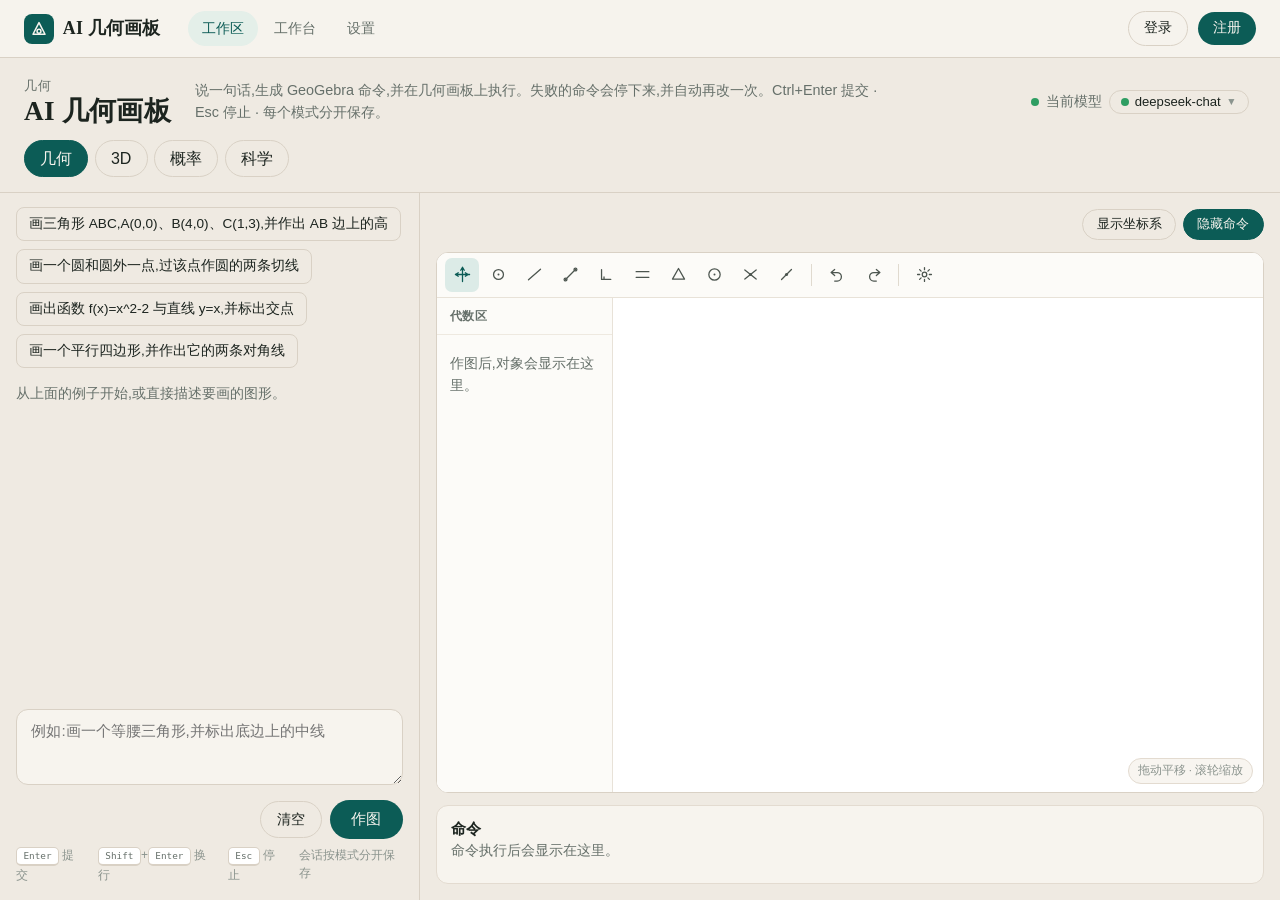
<file: index.html>
<!doctype html>
<html lang="zh-CN">
<head>
  <meta charset="UTF-8" />
  <meta name="viewport" content="width=device-width, initial-scale=1.0" />
  <title>AI 几何画板</title>
  <link rel="icon" href="data:image/svg+xml,%3Csvg xmlns='http://www.w3.org/2000/svg' viewBox='0 0 32 32'%3E%3Crect width='32' height='32' rx='7' fill='%230c5c56'/%3E%3Cpath d='M16 7 25 23H7Z' fill='none' stroke='%23f7f4ee' stroke-width='2.4' stroke-linejoin='round'/%3E%3Ccircle cx='16' cy='18.5' r='3' fill='none' stroke='%23f7f4ee' stroke-width='2.4'/%3E%3C/svg%3E" />
  <link rel="stylesheet" href="css/base.css" />
  <link rel="stylesheet" href="css/app.css" />
  <link rel="stylesheet" href="css/board.css" />
</head>
<body data-page="workspace">
<div class="app-shell">

  <!-- 全局顶部导航 -->
  <header class="topbar">
    <a class="brand" href="index.html">
      <span class="brand-mark">
        <svg width="18" height="18" viewBox="0 0 24 24" fill="none" stroke="#f7f4ee" stroke-width="2" stroke-linejoin="round">
          <path d="M12 3.5 20 19H4z" />
          <circle cx="12" cy="15" r="2.6" />
        </svg>
      </span>
      <span>AI 几何画板</span>
    </a>
    <nav class="topnav" aria-label="全局导航">
      <a href="index.html" class="active">工作区</a>
      <a href="dashboard.html">工作台</a>
      <a href="settings.html">设置</a>
    </nav>
    <div class="topbar-right" data-topbar-right></div>
  </header>

  <!-- 模式头部:标题 / 简介 / 模型状态 / 模式切换 -->
  <header class="mode-head">
    <div>
      <p class="eyebrow" id="mode-eyebrow">几何</p>
      <h1 id="mode-title">AI 几何画板</h1>
    </div>
    <p class="lede" id="mode-lede"></p>
    <div class="meta">
      <span class="dot dot-ok" title="已连接"></span>
      <span>当前模型</span>
      <button type="button" class="model-btn" id="model-btn" title="当前模型(模拟 GET /api/status)"></button>
      <div class="user-menu">
        <div class="menu" id="model-menu" style="display:none"></div>
      </div>
    </div>
    <nav class="modes" id="mode-nav" aria-label="计算器模式">
      <button type="button" data-mode="geometry" class="active" aria-pressed="true">几何</button>
      <button type="button" data-mode="3d" aria-pressed="false">3D</button>
      <button type="button" data-mode="probability" aria-pressed="false">概率</button>
      <button type="button" data-mode="scientific" aria-pressed="false">科学</button>
    </nav>
  </header>

  <main class="workspace">
    <!-- 左侧:会话区 -->
    <section class="conversation">
      <div class="examples" id="examples"></div>
      <div class="transcript" id="transcript"></div>
      <form class="chat-form" id="chat-form">
        <textarea id="chat-input" rows="3" placeholder=""></textarea>
        <div class="actions">
          <button type="button" class="ghost" id="clear-btn">清空</button>
          <button type="submit" class="submit" id="submit-btn">作图</button>
        </div>
        <div class="hint-row">
          <span><kbd>Enter</kbd> 提交</span>
          <span><kbd>Shift</kbd>+<kbd>Enter</kbd> 换行</span>
          <span><kbd>Esc</kbd> 停止</span>
          <span>会话按模式分开保存</span>
        </div>
      </form>
    </section>

    <!-- 右侧:画板区 -->
    <section class="stage">
      <div class="stage-tools" id="stage-tools">
        <button type="button" id="axes-btn">显示坐标系</button>
        <button type="button" id="angle-btn" style="display:none">角度</button>
        <button type="button" id="log-btn" class="active">隐藏命令</button>
      </div>
      <div class="board-frame">
        <div class="board-host" id="board"></div>
      </div>
      <div class="log" id="log">
        <div class="log-head">
          <h2 id="log-title">命令</h2>
          <span id="log-retry" class="retry-badge" style="display:none">已自动修改并重新执行</span>
          <span id="log-count"></span>
        </div>
        <p class="empty" id="log-empty">命令执行后会显示在这里。</p>
        <ol id="log-list"></ol>
      </div>
    </section>
  </main>
</div>

<script src="js/store.js"></script>
<script src="js/board.js"></script>
<script src="js/app.js"></script>
</body>
</html>
</file>
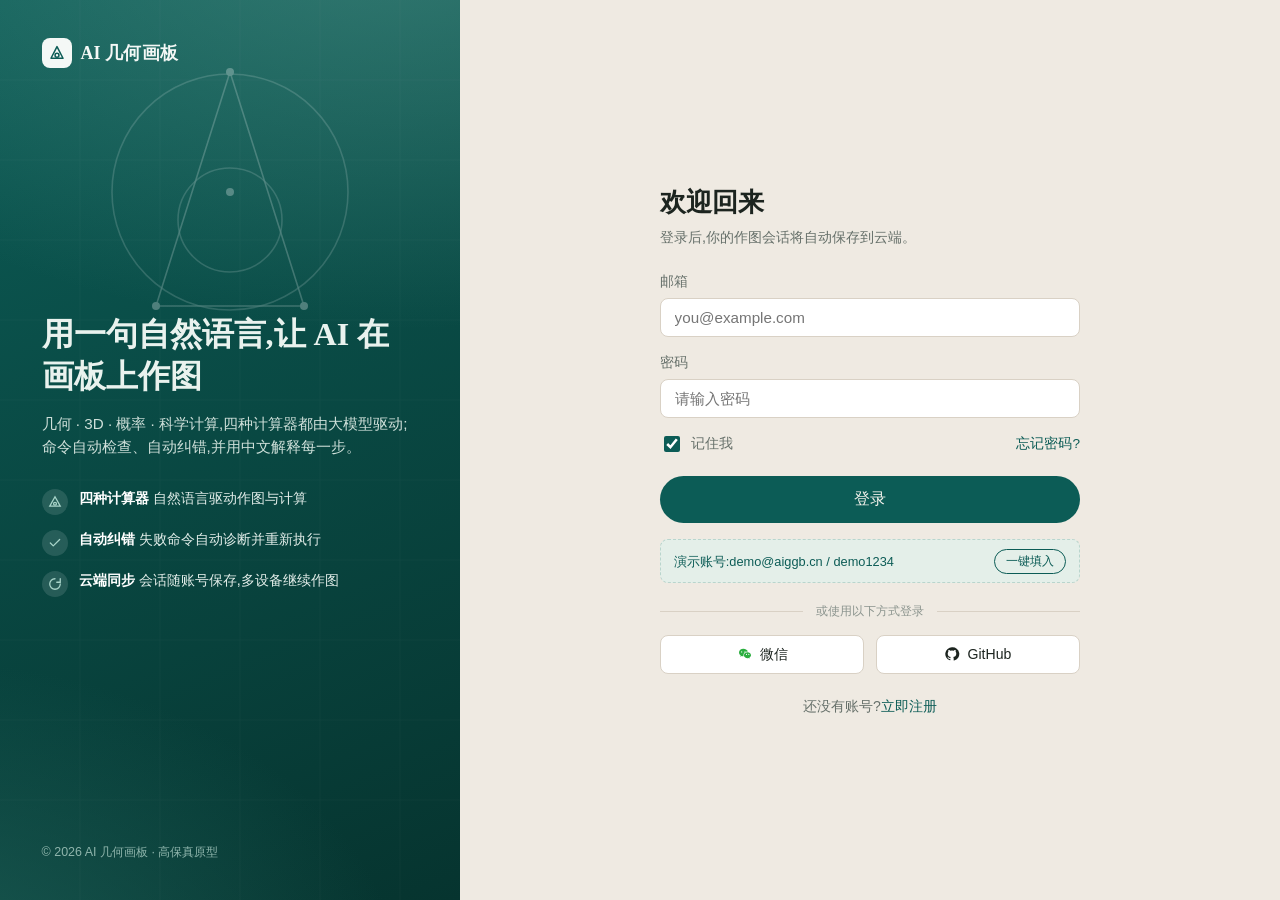
<file: dashboard.html>
<!doctype html>
<html lang="zh-CN">
<head>
  <meta charset="UTF-8" />
  <meta name="viewport" content="width=device-width, initial-scale=1.0" />
  <title>个人工作台 · AI 几何画板</title>
  <link rel="icon" href="data:image/svg+xml,%3Csvg xmlns='http://www.w3.org/2000/svg' viewBox='0 0 32 32'%3E%3Crect width='32' height='32' rx='7' fill='%230c5c56'/%3E%3Cpath d='M16 7 25 23H7Z' fill='none' stroke='%23f7f4ee' stroke-width='2.4' stroke-linejoin='round'/%3E%3Ccircle cx='16' cy='18.5' r='3' fill='none' stroke='%23f7f4ee' stroke-width='2.4'/%3E%3C/svg%3E" />
  <link rel="stylesheet" href="css/base.css" />
  <link rel="stylesheet" href="css/dashboard.css" />
</head>
<body data-page="dashboard">

  <header class="topbar">
    <a class="brand" href="index.html">
      <span class="brand-mark">
        <svg width="18" height="18" viewBox="0 0 24 24" fill="none" stroke="#f7f4ee" stroke-width="2" stroke-linejoin="round">
          <path d="M12 3.5 20 19H4z" />
          <circle cx="12" cy="15" r="2.6" />
        </svg>
      </span>
      <span>AI 几何画板</span>
    </a>
    <nav class="topnav" aria-label="全局导航">
      <a href="index.html">工作区</a>
      <a href="dashboard.html" class="active">工作台</a>
      <a href="settings.html">设置</a>
    </nav>
    <div class="topbar-right" data-topbar-right></div>
  </header>

  <main class="page">
    <div class="page-head" style="display:flex;align-items:flex-end;justify-content:space-between;gap:1rem;flex-wrap:wrap">
      <div>
        <h1>个人工作台</h1>
        <p id="welcome">欢迎回来。这里汇总你的作图数据与云端会话。</p>
      </div>
      <button class="btn" id="new-session-btn" style="margin-bottom:0.2rem">
        <svg width="15" height="15" viewBox="0 0 24 24" fill="none" stroke="currentColor" stroke-width="2.4" stroke-linecap="round"><path d="M12 5v14M5 12h14"/></svg>
        新建会话
      </button>
    </div>

    <!-- 统计卡片 -->
    <div class="stat-grid">
      <div class="stat-card">
        <span class="s-label">
          <span class="s-icon"><svg width="14" height="14" viewBox="0 0 24 24" fill="none" stroke="currentColor" stroke-width="2.2" stroke-linecap="round"><path d="M12 3 21 19H3z"/><circle cx="12" cy="15" r="2.4"/></svg></span>
          累计作图 / 计算
        </span>
        <span class="s-value" id="stat-requests">–</span>
        <span class="s-foot" id="stat-requests-foot">近 7 天 +106 次</span>
      </div>
      <div class="stat-card">
        <span class="s-label">
          <span class="s-icon"><svg width="14" height="14" viewBox="0 0 24 24" fill="none" stroke="currentColor" stroke-width="2.2" stroke-linecap="round" stroke-linejoin="round"><path d="M21 12a9 9 0 1 1-9-9"/><path d="M21 3v6h-6"/></svg></span>
          云端会话
        </span>
        <span class="s-value" id="stat-sessions">–</span>
        <span class="s-foot">随账号同步,多设备可用</span>
      </div>
      <div class="stat-card">
        <span class="s-label">
          <span class="s-icon"><svg width="14" height="14" viewBox="0 0 24 24" fill="none" stroke="currentColor" stroke-width="2.2" stroke-linecap="round"><path d="M12 3a7 7 0 0 1 7 7c0 2.4-1.2 4.5-3 5.7V19a2 2 0 0 1-2 2h-4a2 2 0 0 1-2-2v-3.3c-1.8-1.2-3-3.3-3-5.7a7 7 0 0 1 7-7Z"/></svg></span>
          本月 Token 用量
        </span>
        <span class="s-value" id="stat-tokens">–</span>
        <span class="s-foot">由 EdgeOne AI Gateway 统计</span>
      </div>
      <div class="stat-card">
        <span class="s-label">
          <span class="s-icon"><svg width="14" height="14" viewBox="0 0 24 24" fill="none" stroke="currentColor" stroke-width="2.2" stroke-linecap="round" stroke-linejoin="round"><rect x="4" y="4" width="16" height="16" rx="3"/><path d="M9 9h6M9 13h6M9 17h3"/></svg></span>
          当前模型
        </span>
        <span class="s-value" style="font-size:1.15rem;padding-top:0.45rem" id="stat-model">–</span>
        <span class="s-foot"><span class="dot dot-ok"></span>&nbsp;已连接 · 可在设置中切换</span>
      </div>
    </div>

    <!-- 用量图表 + 模型分布 -->
    <div class="dash-grid">
      <div class="card card-white chart-card">
        <div class="card-head">
          <h2>近 7 天作图请求</h2>
          <span class="c-sub">每次提交计 1 次 · 悬停查看详情</span>
        </div>
        <div class="usage-plot" id="usage-plot"></div>
      </div>
      <div class="card card-white chart-card">
        <div class="card-head">
          <h2>模型用量分布</h2>
          <span class="c-sub">本月</span>
        </div>
        <ul class="model-list" id="model-list"></ul>
      </div>
    </div>

    <!-- 云端会话 -->
    <div class="sessions-head">
      <h2>我的会话</h2>
      <span class="h-note">保存在云端(模拟 GET /api/sessions),点击「打开」继续作图</span>
    </div>
    <ul class="session-list" id="session-list"></ul>
  </main>

  <script src="js/store.js"></script>
<script src="js/dashboard.js"></script>
</body>
</html>
</file>
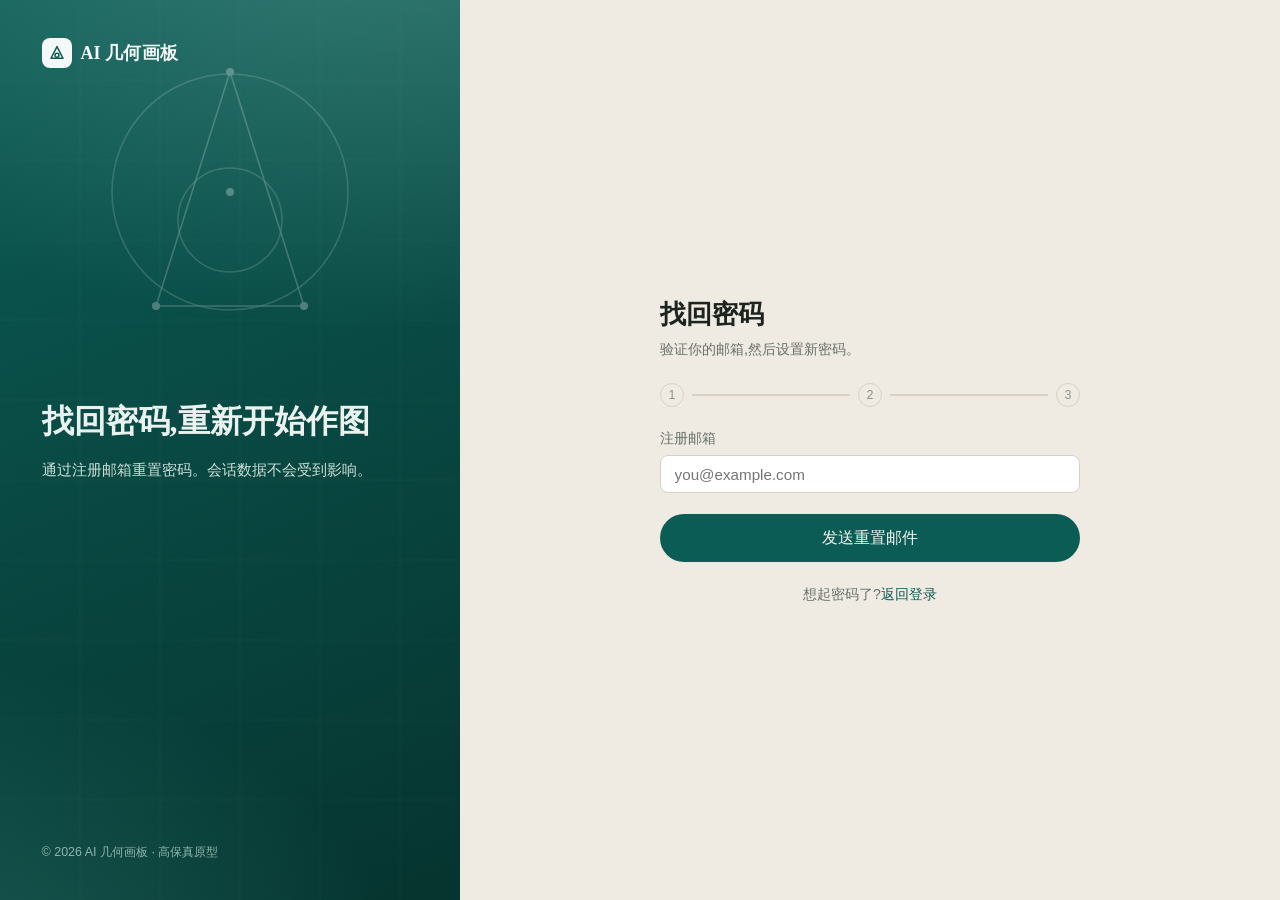
<file: forgot-password.html>
<!doctype html>
<html lang="zh-CN">
<head>
  <meta charset="UTF-8" />
  <meta name="viewport" content="width=device-width, initial-scale=1.0" />
  <title>找回密码 · AI 几何画板</title>
  <link rel="icon" href="data:image/svg+xml,%3Csvg xmlns='http://www.w3.org/2000/svg' viewBox='0 0 32 32'%3E%3Crect width='32' height='32' rx='7' fill='%230c5c56'/%3E%3Cpath d='M16 7 25 23H7Z' fill='none' stroke='%23f7f4ee' stroke-width='2.4' stroke-linejoin='round'/%3E%3Ccircle cx='16' cy='18.5' r='3' fill='none' stroke='%23f7f4ee' stroke-width='2.4'/%3E%3C/svg%3E" />
  <link rel="stylesheet" href="css/base.css" />
  <link rel="stylesheet" href="css/auth.css" />
</head>
<body class="auth-page" data-auth-page="forgot">
<div class="auth-wrap">

  <!-- 品牌区 -->
  <aside class="auth-brand">
    <a class="brand" href="index.html">
      <span class="brand-mark">
        <svg width="18" height="18" viewBox="0 0 24 24" fill="none" stroke="#0c5c56" stroke-width="2" stroke-linejoin="round">
          <path d="M12 3.5 20 19H4z" />
          <circle cx="12" cy="15" r="2.6" />
        </svg>
      </span>
      <span>AI 几何画板</span>
    </a>
    <div class="auth-decor" aria-hidden="true">
      <svg viewBox="0 0 460 900" preserveAspectRatio="xMidYMid slice" fill="none">
        <g stroke="#ffffff" opacity="0.1">
          <path d="M0 80h460M0 160h460M0 240h460M0 320h460M0 400h460M0 480h460M0 560h460M0 640h460M0 720h460M0 800h460"/>
          <path d="M80 0v900M160 0v900M240 0v900M320 0v900M400 0v900"/>
        </g>
        <g stroke="#ffffff" stroke-width="1.6">
          <circle cx="230" cy="310" r="118" opacity="0.55" />
          <path d="M156 424 304 424 230 190z" opacity="0.75" stroke-linejoin="round" />
          <circle cx="230" cy="338" r="52" opacity="0.55" />
        </g>
        <g fill="#ffffff">
          <circle cx="230" cy="190" r="4" />
          <circle cx="156" cy="424" r="4" />
          <circle cx="304" cy="424" r="4" />
          <circle cx="230" cy="310" r="4" />
        </g>
      </svg>
    </div>
    <div class="auth-copy">
      <h2>找回密码,重新开始作图</h2>
      <p class="lede-line">通过注册邮箱重置密码。会话数据不会受到影响。</p>
    </div>
    <p class="auth-foot">© 2026 AI 几何画板 · 高保真原型</p>
  </aside>

  <!-- 找回密码表单区 -->
  <main class="auth-form-side">
    <div class="auth-card">
      <div class="a-head">
        <h1>找回密码</h1>
        <p class="a-sub">验证你的邮箱,然后设置新密码。</p>
      </div>

      <!-- 步骤指示器 -->
      <div class="steps-indicator" aria-hidden="true">
        <span class="step" data-step="1">1</span>
        <span class="bar" data-bar="1"></span>
        <span class="step" data-step="2">2</span>
        <span class="bar" data-bar="2"></span>
        <span class="step" data-step="3">3</span>
      </div>

      <!-- 步骤 1:输入邮箱 -->
      <form class="auth-form" id="step-1" novalidate>
        <div class="field">
          <label for="forgot-email">注册邮箱</label>
          <input type="email" id="forgot-email" placeholder="you@example.com" autocomplete="email" />
          <p class="error-msg">请输入正确的邮箱地址</p>
        </div>
        <button type="submit" class="btn btn-lg btn-block auth-submit">发送重置邮件</button>
      </form>

      <!-- 步骤 2:设置新密码 -->
      <div id="step-2" style="display:none">
        <div class="sent-mail">
          <span class="m-icon">
            <svg width="26" height="26" viewBox="0 0 24 24" fill="none" stroke="currentColor" stroke-width="2" stroke-linecap="round" stroke-linejoin="round"><rect x="2" y="4" width="20" height="16" rx="2"/><path d="m22 7-10 6L2 7"/></svg>
          </span>
          <p>重置邮件已发送至 <code id="sent-to"></code><br />(原型演示:直接在此设置新密码)</p>
        </div>
        <form class="auth-form" id="reset-form" novalidate>
          <div class="field">
            <label for="new-password">新密码</label>
            <input type="password" id="new-password" placeholder="至少 8 位,含字母和数字" autocomplete="new-password" />
            <p class="error-msg">至少 8 位,且需同时包含字母和数字</p>
          </div>
          <div class="field">
            <label for="new-confirm">确认新密码</label>
            <input type="password" id="new-confirm" placeholder="再输入一次" autocomplete="new-password" />
            <p class="error-msg">两次输入的密码不一致</p>
          </div>
          <button type="submit" class="btn btn-lg btn-block auth-submit">重置密码</button>
        </form>
      </div>

      <!-- 步骤 3:完成 -->
      <div id="step-3" style="display:none">
        <div class="sent-mail">
          <span class="m-icon">
            <svg width="26" height="26" viewBox="0 0 24 24" fill="none" stroke="currentColor" stroke-width="2.4" stroke-linecap="round" stroke-linejoin="round"><path d="M20 6 9 17l-5-5"/></svg>
          </span>
          <p>密码重置成功!<br />请使用新密码登录。</p>
        </div>
        <a class="btn btn-lg btn-block" href="login.html" style="margin-top:0.4rem">去登录</a>
      </div>

      <p class="auth-switch">想起密码了?<a href="login.html">返回登录</a></p>
    </div>
  </main>
</div>

<script src="js/store.js"></script>
<script src="js/auth.js"></script>
</body>
</html>
</file>
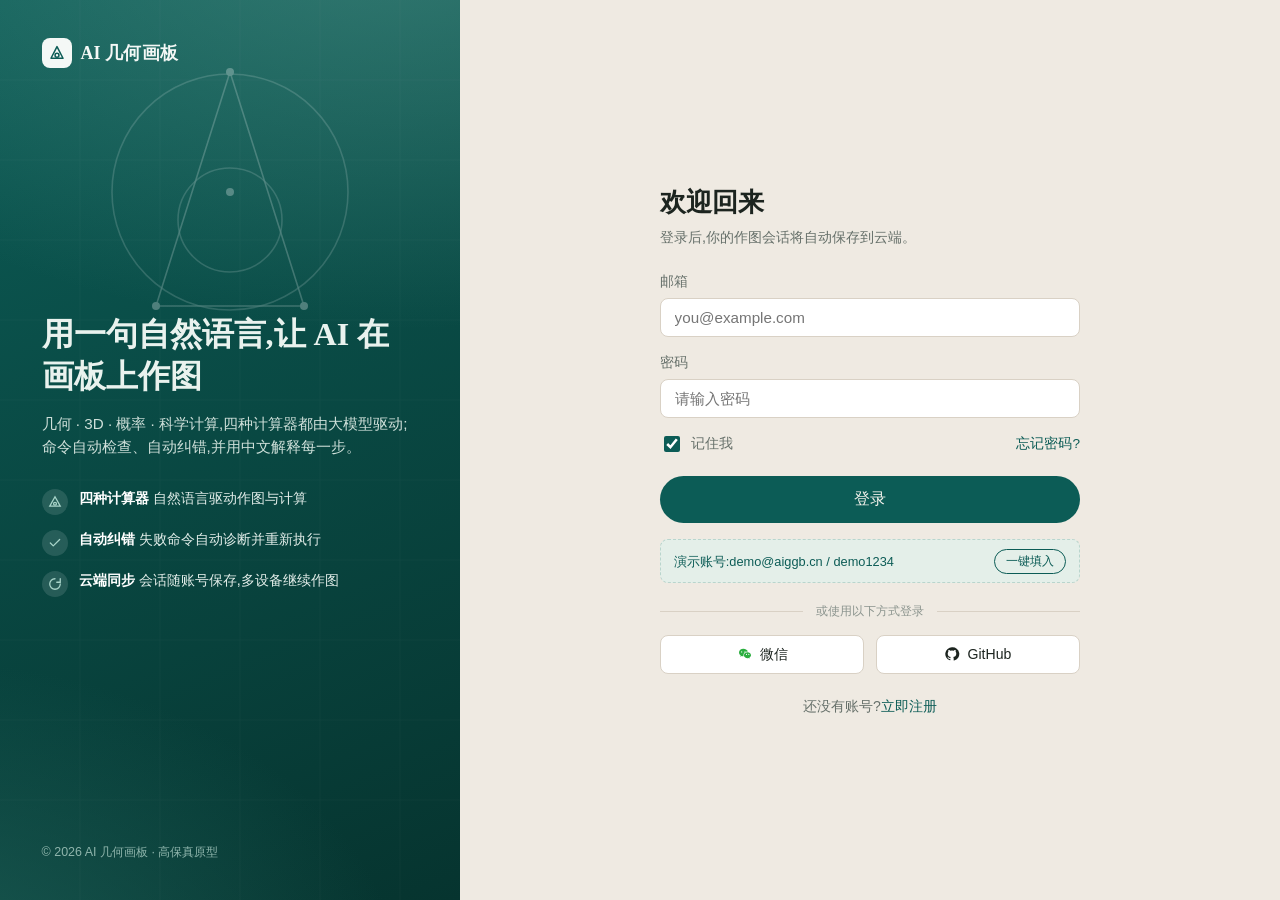
<file: login.html>
<!doctype html>
<html lang="zh-CN">
<head>
  <meta charset="UTF-8" />
  <meta name="viewport" content="width=device-width, initial-scale=1.0" />
  <title>登录 · AI 几何画板</title>
  <link rel="icon" href="data:image/svg+xml,%3Csvg xmlns='http://www.w3.org/2000/svg' viewBox='0 0 32 32'%3E%3Crect width='32' height='32' rx='7' fill='%230c5c56'/%3E%3Cpath d='M16 7 25 23H7Z' fill='none' stroke='%23f7f4ee' stroke-width='2.4' stroke-linejoin='round'/%3E%3Ccircle cx='16' cy='18.5' r='3' fill='none' stroke='%23f7f4ee' stroke-width='2.4'/%3E%3C/svg%3E" />
  <link rel="stylesheet" href="css/base.css" />
  <link rel="stylesheet" href="css/auth.css" />
</head>
<body class="auth-page" data-auth-page="login">
<div class="auth-wrap">

  <!-- 品牌区 -->
  <aside class="auth-brand">
    <a class="brand" href="index.html">
      <span class="brand-mark">
        <svg width="18" height="18" viewBox="0 0 24 24" fill="none" stroke="#0c5c56" stroke-width="2" stroke-linejoin="round">
          <path d="M12 3.5 20 19H4z" />
          <circle cx="12" cy="15" r="2.6" />
        </svg>
      </span>
      <span>AI 几何画板</span>
    </a>
    <div class="auth-decor" aria-hidden="true">
      <svg viewBox="0 0 460 900" preserveAspectRatio="xMidYMid slice" fill="none">
        <g stroke="#ffffff" opacity="0.1">
          <path d="M0 80h460M0 160h460M0 240h460M0 320h460M0 400h460M0 480h460M0 560h460M0 640h460M0 720h460M0 800h460"/>
          <path d="M80 0v900M160 0v900M240 0v900M320 0v900M400 0v900"/>
        </g>
        <g stroke="#ffffff" stroke-width="1.6">
          <circle cx="230" cy="310" r="118" opacity="0.55" />
          <path d="M156 424 304 424 230 190z" opacity="0.75" stroke-linejoin="round" />
          <circle cx="230" cy="338" r="52" opacity="0.55" />
        </g>
        <g fill="#ffffff">
          <circle cx="230" cy="190" r="4" />
          <circle cx="156" cy="424" r="4" />
          <circle cx="304" cy="424" r="4" />
          <circle cx="230" cy="310" r="4" />
        </g>
      </svg>
    </div>
    <div class="auth-copy">
      <h2>用一句自然语言,让 AI 在画板上作图</h2>
      <p class="lede-line">几何 · 3D · 概率 · 科学计算,四种计算器都由大模型驱动;命令自动检查、自动纠错,并用中文解释每一步。</p>
      <ul class="auth-features">
        <li>
          <span class="f-icon">
            <svg width="14" height="14" viewBox="0 0 24 24" fill="none" stroke="currentColor" stroke-width="2.2" stroke-linecap="round"><path d="M12 3 21 19H3z"/><circle cx="12" cy="15" r="2.5"/></svg>
          </span>
          <span><b>四种计算器</b>&nbsp;自然语言驱动作图与计算</span>
        </li>
        <li>
          <span class="f-icon">
            <svg width="14" height="14" viewBox="0 0 24 24" fill="none" stroke="currentColor" stroke-width="2.2" stroke-linecap="round" stroke-linejoin="round"><path d="M20 6 9 17l-5-5"/></svg>
          </span>
          <span><b>自动纠错</b>&nbsp;失败命令自动诊断并重新执行</span>
        </li>
        <li>
          <span class="f-icon">
            <svg width="14" height="14" viewBox="0 0 24 24" fill="none" stroke="currentColor" stroke-width="2.2" stroke-linecap="round"><path d="M21 12a9 9 0 1 1-9-9"/><path d="M21 3v6h-6"/></svg>
          </span>
          <span><b>云端同步</b>&nbsp;会话随账号保存,多设备继续作图</span>
        </li>
      </ul>
    </div>
    <p class="auth-foot">© 2026 AI 几何画板 · 高保真原型</p>
  </aside>

  <!-- 登录表单区 -->
  <main class="auth-form-side">
    <div class="auth-card">
      <div class="a-head">
        <h1>欢迎回来</h1>
        <p class="a-sub">登录后,你的作图会话将自动保存到云端。</p>
      </div>

      <form class="auth-form" id="login-form" novalidate>
        <div class="field">
          <label for="login-email">邮箱</label>
          <input type="email" id="login-email" placeholder="you@example.com" autocomplete="username" />
          <p class="error-msg">请输入正确的邮箱地址</p>
        </div>
        <div class="field">
          <label for="login-password">密码</label>
          <input type="password" id="login-password" placeholder="请输入密码" autocomplete="current-password" />
          <p class="error-msg">密码至少 6 位</p>
        </div>
        <div class="auth-row-between">
          <label class="check-line"><input type="checkbox" id="remember" checked /> 记住我</label>
          <a href="forgot-password.html">忘记密码?</a>
        </div>
        <button type="submit" class="btn btn-lg btn-block auth-submit">登录</button>
      </form>

      <div class="demo-hint">
        <span>演示账号:demo@aiggb.cn / demo1234</span>
        <button type="button" id="fill-demo">一键填入</button>
      </div>

      <div class="auth-divider">或使用以下方式登录</div>
      <div class="social-row">
        <button type="button" class="social-btn" data-social="wechat">
          <svg width="16" height="16" viewBox="0 0 24 24" fill="#2bae3f"><path d="M9.5 4C5.9 4 3 6.5 3 9.6c0 1.8 1 3.4 2.5 4.4l-.6 2 2.2-1.1c.7.2 1.5.3 2.3.3h.4a5 5 0 0 1-.2-1.4c0-3 2.8-5.4 6.3-5.4h.4C15.9 6.2 13 4 9.5 4ZM7 8a.9.9 0 1 1 0 1.8A.9.9 0 0 1 7 8Zm5 0a.9.9 0 1 1 0 1.8A.9.9 0 0 1 12 8Z"/><path d="M21 13.8c0-2.4-2.4-4.4-5.3-4.4s-5.3 2-5.3 4.4 2.4 4.4 5.3 4.4c.6 0 1.2-.1 1.7-.3l1.8.9-.5-1.7c1.3-.8 2.3-2 2.3-3.3Zm-6.7-.4a.8.8 0 1 1 0-1.6.8.8 0 0 1 0 1.6Zm3.4 0a.8.8 0 1 1 0-1.6.8.8 0 0 1 0 1.6Z"/></svg>
          微信
        </button>
        <button type="button" class="social-btn" data-social="github">
          <svg width="16" height="16" viewBox="0 0 24 24" fill="#1c241f"><path d="M12 2a10 10 0 0 0-3.2 19.5c.5.1.7-.2.7-.5v-1.7c-2.8.6-3.4-1.2-3.4-1.2-.4-1.2-1.1-1.5-1.1-1.5-.9-.6.1-.6.1-.6 1 .1 1.5 1 1.5 1 .9 1.6 2.4 1.1 3 .9.1-.7.4-1.1.6-1.4-2.2-.3-4.6-1.1-4.6-5a4 4 0 0 1 1-2.7c-.1-.3-.4-1.3.1-2.7 0 0 .9-.3 2.8 1a9.5 9.5 0 0 1 5 0c1.9-1.3 2.8-1 2.8-1 .5 1.4.2 2.4.1 2.7a4 4 0 0 1 1 2.7c0 3.9-2.4 4.7-4.6 5 .4.3.7.9.7 1.9v2.8c0 .3.2.6.7.5A10 10 0 0 0 12 2Z"/></svg>
          GitHub
        </button>
      </div>

      <p class="auth-switch">还没有账号?<a href="register.html">立即注册</a></p>
    </div>
  </main>
</div>

<script src="js/store.js"></script>
<script src="js/auth.js"></script>
</body>
</html>
</file>
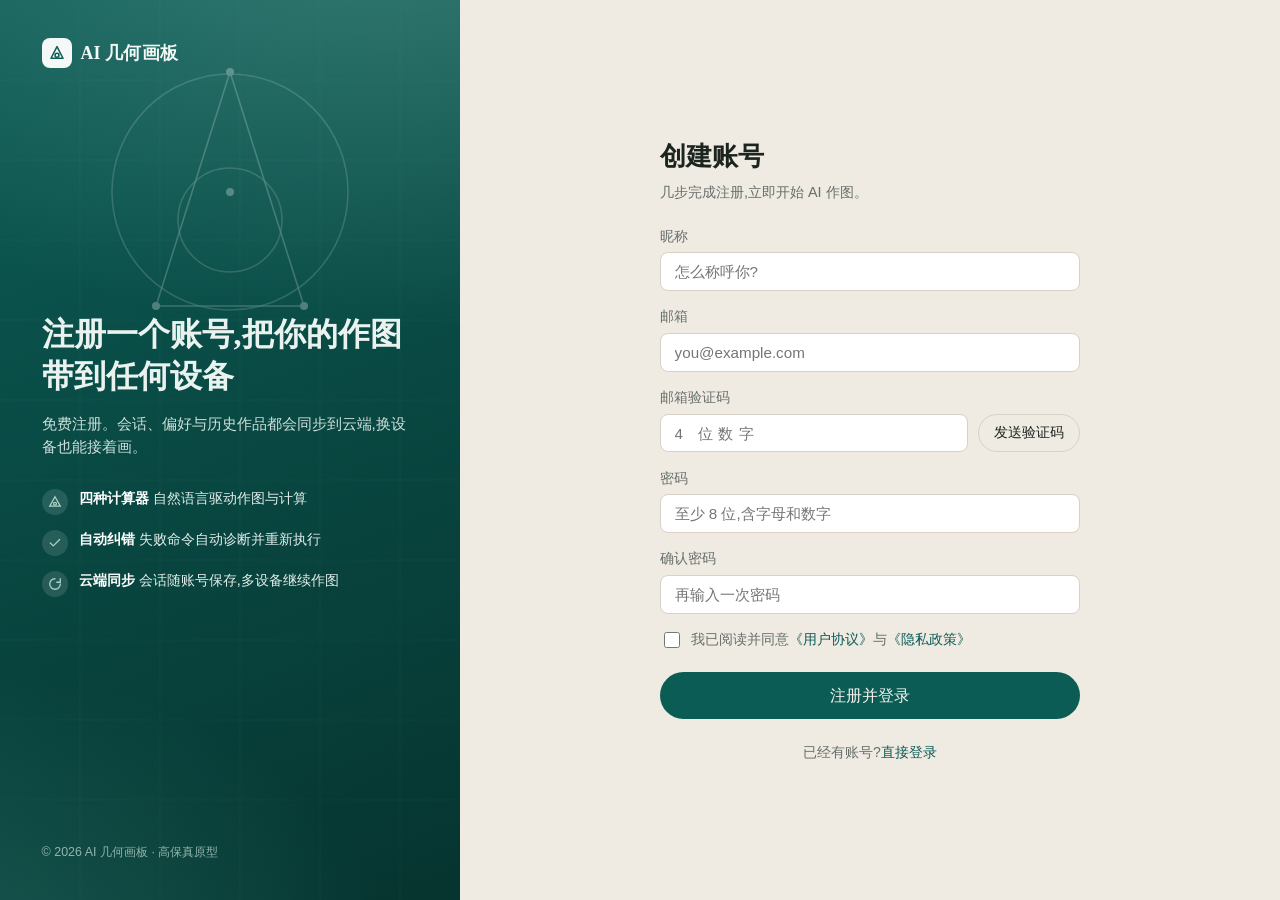
<file: register.html>
<!doctype html>
<html lang="zh-CN">
<head>
  <meta charset="UTF-8" />
  <meta name="viewport" content="width=device-width, initial-scale=1.0" />
  <title>注册 · AI 几何画板</title>
  <link rel="icon" href="data:image/svg+xml,%3Csvg xmlns='http://www.w3.org/2000/svg' viewBox='0 0 32 32'%3E%3Crect width='32' height='32' rx='7' fill='%230c5c56'/%3E%3Cpath d='M16 7 25 23H7Z' fill='none' stroke='%23f7f4ee' stroke-width='2.4' stroke-linejoin='round'/%3E%3Ccircle cx='16' cy='18.5' r='3' fill='none' stroke='%23f7f4ee' stroke-width='2.4'/%3E%3C/svg%3E" />
  <link rel="stylesheet" href="css/base.css" />
  <link rel="stylesheet" href="css/auth.css" />
</head>
<body class="auth-page" data-auth-page="register">
<div class="auth-wrap">

  <!-- 品牌区 -->
  <aside class="auth-brand">
    <a class="brand" href="index.html">
      <span class="brand-mark">
        <svg width="18" height="18" viewBox="0 0 24 24" fill="none" stroke="#0c5c56" stroke-width="2" stroke-linejoin="round">
          <path d="M12 3.5 20 19H4z" />
          <circle cx="12" cy="15" r="2.6" />
        </svg>
      </span>
      <span>AI 几何画板</span>
    </a>
    <div class="auth-decor" aria-hidden="true">
      <svg viewBox="0 0 460 900" preserveAspectRatio="xMidYMid slice" fill="none">
        <g stroke="#ffffff" opacity="0.1">
          <path d="M0 80h460M0 160h460M0 240h460M0 320h460M0 400h460M0 480h460M0 560h460M0 640h460M0 720h460M0 800h460"/>
          <path d="M80 0v900M160 0v900M240 0v900M320 0v900M400 0v900"/>
        </g>
        <g stroke="#ffffff" stroke-width="1.6">
          <circle cx="230" cy="310" r="118" opacity="0.55" />
          <path d="M156 424 304 424 230 190z" opacity="0.75" stroke-linejoin="round" />
          <circle cx="230" cy="338" r="52" opacity="0.55" />
        </g>
        <g fill="#ffffff">
          <circle cx="230" cy="190" r="4" />
          <circle cx="156" cy="424" r="4" />
          <circle cx="304" cy="424" r="4" />
          <circle cx="230" cy="310" r="4" />
        </g>
      </svg>
    </div>
    <div class="auth-copy">
      <h2>注册一个账号,把你的作图带到任何设备</h2>
      <p class="lede-line">免费注册。会话、偏好与历史作品都会同步到云端,换设备也能接着画。</p>
      <ul class="auth-features">
        <li>
          <span class="f-icon">
            <svg width="14" height="14" viewBox="0 0 24 24" fill="none" stroke="currentColor" stroke-width="2.2" stroke-linecap="round"><path d="M12 3 21 19H3z"/><circle cx="12" cy="15" r="2.5"/></svg>
          </span>
          <span><b>四种计算器</b>&nbsp;自然语言驱动作图与计算</span>
        </li>
        <li>
          <span class="f-icon">
            <svg width="14" height="14" viewBox="0 0 24 24" fill="none" stroke="currentColor" stroke-width="2.2" stroke-linecap="round" stroke-linejoin="round"><path d="M20 6 9 17l-5-5"/></svg>
          </span>
          <span><b>自动纠错</b>&nbsp;失败命令自动诊断并重新执行</span>
        </li>
        <li>
          <span class="f-icon">
            <svg width="14" height="14" viewBox="0 0 24 24" fill="none" stroke="currentColor" stroke-width="2.2" stroke-linecap="round"><path d="M21 12a9 9 0 1 1-9-9"/><path d="M21 3v6h-6"/></svg>
          </span>
          <span><b>云端同步</b>&nbsp;会话随账号保存,多设备继续作图</span>
        </li>
      </ul>
    </div>
    <p class="auth-foot">© 2026 AI 几何画板 · 高保真原型</p>
  </aside>

  <!-- 注册表单区 -->
  <main class="auth-form-side">
    <div class="auth-card">
      <div class="a-head">
        <h1>创建账号</h1>
        <p class="a-sub">几步完成注册,立即开始 AI 作图。</p>
      </div>

      <form class="auth-form" id="register-form" novalidate>
        <div class="field">
          <label for="reg-name">昵称</label>
          <input type="text" id="reg-name" placeholder="怎么称呼你?" autocomplete="name" />
          <p class="error-msg">昵称至少 2 个字符</p>
        </div>
        <div class="field">
          <label for="reg-email">邮箱</label>
          <input type="email" id="reg-email" placeholder="you@example.com" autocomplete="username" />
          <p class="error-msg">请输入正确的邮箱地址</p>
        </div>
        <div class="field">
          <label for="reg-code">邮箱验证码</label>
          <div class="code-row">
            <input type="text" id="reg-code" placeholder="4 位数字" maxlength="4" inputmode="numeric" />
            <button type="button" class="btn btn-ghost btn-sm send-code" id="send-code">发送验证码</button>
          </div>
          <p class="error-msg">请输入 4 位验证码</p>
        </div>
        <div class="field">
          <label for="reg-password">密码</label>
          <input type="password" id="reg-password" placeholder="至少 8 位,含字母和数字" autocomplete="new-password" />
          <p class="error-msg">至少 8 位,且需同时包含字母和数字</p>
        </div>
        <div class="field">
          <label for="reg-confirm">确认密码</label>
          <input type="password" id="reg-confirm" placeholder="再输入一次密码" autocomplete="new-password" />
          <p class="error-msg">两次输入的密码不一致</p>
        </div>
        <label class="check-line">
          <input type="checkbox" id="reg-agree" />
          <span>我已阅读并同意<a href="javascript:void(0)" data-agree>《用户协议》</a>与<a href="javascript:void(0)" data-agree>《隐私政策》</a></span>
        </label>
        <button type="submit" class="btn btn-lg btn-block auth-submit">注册并登录</button>
      </form>

      <p class="auth-switch">已经有账号?<a href="login.html">直接登录</a></p>
    </div>
  </main>
</div>

<script src="js/store.js"></script>
<script src="js/auth.js"></script>
</body>
</html>
</file>
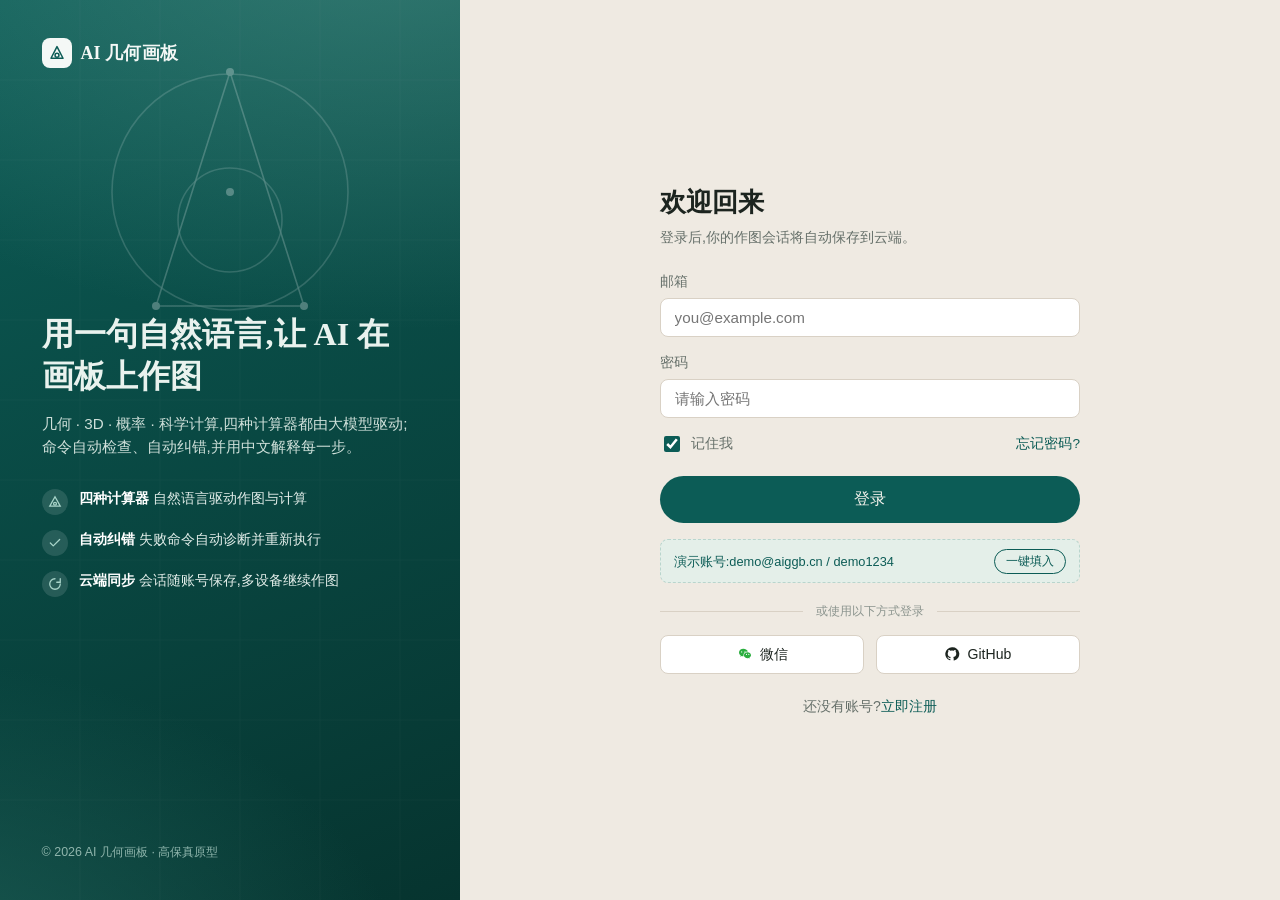
<file: settings.html>
<!doctype html>
<html lang="zh-CN">
<head>
  <meta charset="UTF-8" />
  <meta name="viewport" content="width=device-width, initial-scale=1.0" />
  <title>设置 · AI 几何画板</title>
  <link rel="icon" href="data:image/svg+xml,%3Csvg xmlns='http://www.w3.org/2000/svg' viewBox='0 0 32 32'%3E%3Crect width='32' height='32' rx='7' fill='%230c5c56'/%3E%3Cpath d='M16 7 25 23H7Z' fill='none' stroke='%23f7f4ee' stroke-width='2.4' stroke-linejoin='round'/%3E%3Ccircle cx='16' cy='18.5' r='3' fill='none' stroke='%23f7f4ee' stroke-width='2.4'/%3E%3C/svg%3E" />
  <link rel="stylesheet" href="css/base.css" />
  <link rel="stylesheet" href="css/settings.css" />
</head>
<body data-page="settings">

  <header class="topbar">
    <a class="brand" href="index.html">
      <span class="brand-mark">
        <svg width="18" height="18" viewBox="0 0 24 24" fill="none" stroke="#f7f4ee" stroke-width="2" stroke-linejoin="round">
          <path d="M12 3.5 20 19H4z" />
          <circle cx="12" cy="15" r="2.6" />
        </svg>
      </span>
      <span>AI 几何画板</span>
    </a>
    <nav class="topnav" aria-label="全局导航">
      <a href="index.html">工作区</a>
      <a href="dashboard.html">工作台</a>
      <a href="settings.html" class="active">设置</a>
    </nav>
    <div class="topbar-right" data-topbar-right></div>
  </header>

  <main class="page">
    <div class="page-head">
      <h1>设置</h1>
      <p>管理模型接入、账户信息与数据。模型配置对应真实项目的 .env 环境变量。</p>
    </div>

    <div class="settings-layout">
      <nav class="settings-nav" id="settings-nav">
        <button type="button" data-panel="model" class="active">
          <svg width="15" height="15" viewBox="0 0 24 24" fill="none" stroke="currentColor" stroke-width="2" stroke-linecap="round" stroke-linejoin="round"><rect x="4" y="4" width="16" height="16" rx="3"/><path d="M9 9h6M9 13h6M9 17h3"/></svg>
          模型接入
        </button>
        <button type="button" data-panel="account">
          <svg width="15" height="15" viewBox="0 0 24 24" fill="none" stroke="currentColor" stroke-width="2" stroke-linecap="round"><path d="M16 21v-2a4 4 0 0 0-4-4H6a4 4 0 0 0-4 4v2"/><circle cx="9" cy="7" r="4"/></svg>
          账户信息
        </button>
        <button type="button" data-panel="data">
          <svg width="15" height="15" viewBox="0 0 24 24" fill="none" stroke="currentColor" stroke-width="2" stroke-linecap="round" stroke-linejoin="round"><ellipse cx="12" cy="5" rx="8" ry="3"/><path d="M4 5v14c0 1.7 3.6 3 8 3s8-1.3 8-3V5"/><path d="M4 12c0 1.7 3.6 3 8 3s8-1.3 8-3"/></svg>
          数据管理
        </button>
        <button type="button" data-panel="about">
          <svg width="15" height="15" viewBox="0 0 24 24" fill="none" stroke="currentColor" stroke-width="2" stroke-linecap="round"><circle cx="12" cy="12" r="10"/><path d="M12 16v-4M12 8h.01"/></svg>
          关于
        </button>
      </nav>

      <!-- 模型接入 -->
      <section class="settings-panel active" data-panel="model">
        <div class="card card-white">
          <h2>当前模型</h2>
          <p class="card-sub">对应 .env 的 LLM_MODEL。切换后,下一次作图请求将使用新模型;经 EdgeOne AI Gateway 路由的模型由网关统一鉴权与统计。</p>
          <div id="model-options"></div>
        </div>

        <div class="card gateway-card">
          <div class="gateway-row">
            <span class="dot dot-ok"></span>
            <b style="font-size:0.95rem">EdgeOne AI Gateway</b>
            <span class="badge badge-ok">已接入</span>
          </div>
          <p class="card-sub" style="margin:0.35rem 0 0">对应 .env 的 AI_GATEWAY_BASE_URL / AI_GATEWAY_API_KEY(当前项目已预留,尚未在代码中使用)。</p>
          <div class="gateway-row" style="margin-top:0.6rem">
            <span style="color:var(--ink-soft)">端点</span>
            <code>https://ai-gateway.edgeone.link/v1</code>
          </div>
          <div class="gateway-row" style="margin-top:0.35rem">
            <span style="color:var(--ink-soft)">网关模型</span>
            <code>@makers/deepseek-v4-flash</code>
          </div>
          <div class="gateway-stats">
            <span class="g-stat">本月请求<b>86</b></span>
            <span class="g-stat">本月 Token<b>412K</b></span>
            <span class="g-stat">月额度<b>2M / 5M</b></span>
          </div>
        </div>

        <div class="card card-white">
          <h2>API Key</h2>
          <p class="card-sub">密钥只保存在服务端(.env / 平台环境变量),浏览器请求经由同源代理转发,不会下发到前端。</p>
          <div class="key-box">
            <code id="api-key-text">sk-••••••••••••••••••••••••3f8a</code>
            <button type="button" id="key-eye">显示</button>
            <button type="button" id="key-copy">复制</button>
          </div>
          <button class="btn btn-ghost btn-sm" id="key-reset">重置密钥</button>
          <div style="display:flex;align-items:center;gap:0.8rem;margin-top:0.9rem">
            <button class="btn btn-sm" id="test-conn">测试连接</button>
            <span class="test-result" id="test-result" hidden></span>
          </div>
        </div>
      </section>

      <!-- 账户信息 -->
      <section class="settings-panel" data-panel="account">
        <div class="card card-white">
          <h2>个人资料</h2>
          <p class="card-sub">修改昵称与邮箱。账户数据保存在服务端(模拟)。</p>
          <div class="profile-row">
            <span class="avatar avatar-lg" id="profile-avatar">–</span>
            <div class="p-meta">
              <b id="profile-name">–</b>
              <p id="profile-email">–</p>
            </div>
            <button class="btn btn-ghost btn-sm" id="avatar-btn">更换头像</button>
          </div>
          <form class="form-grid" id="profile-form">
            <div class="field">
              <label for="pf-name">昵称</label>
              <input type="text" id="pf-name" />
              <p class="error-msg">昵称至少 2 个字符</p>
            </div>
            <div class="field">
              <label for="pf-email">邮箱</label>
              <input type="email" id="pf-email" />
              <p class="error-msg">请输入正确的邮箱地址</p>
            </div>
            <div class="full" style="display:flex;justify-content:flex-end">
              <button type="submit" class="btn btn-sm">保存修改</button>
            </div>
          </form>
        </div>

        <div class="card card-white">
          <h2>修改密码</h2>
          <p class="card-sub">修改后所有设备需要重新登录。</p>
          <form class="form-grid" id="password-form">
            <div class="field">
              <label for="pw-current">当前密码</label>
              <input type="password" id="pw-current" autocomplete="current-password" />
              <p class="error-msg">当前密码不能为空</p>
            </div>
            <div></div>
            <div class="field">
              <label for="pw-new">新密码</label>
              <input type="password" id="pw-new" autocomplete="new-password" />
              <p class="error-msg">至少 8 位,且需同时包含字母和数字</p>
            </div>
            <div class="field">
              <label for="pw-confirm">确认新密码</label>
              <input type="password" id="pw-confirm" autocomplete="new-password" />
              <p class="error-msg">两次输入的密码不一致</p>
            </div>
            <div class="full" style="display:flex;justify-content:flex-end">
              <button type="submit" class="btn btn-sm">更新密码</button>
            </div>
          </form>
        </div>
      </section>

      <!-- 数据管理 -->
      <section class="settings-panel" data-panel="data">
        <div class="card card-white">
          <h2>数据管理</h2>
          <p class="card-sub">导出你的全部云端会话,或管理本地缓存。</p>
          <div class="data-actions">
            <div class="data-action">
              <span class="s-icon" style="display:grid;place-items:center;width:34px;height:34px;border-radius:9px;background:var(--brand-soft);color:var(--brand);flex:none">
                <svg width="16" height="16" viewBox="0 0 24 24" fill="none" stroke="currentColor" stroke-width="2" stroke-linecap="round" stroke-linejoin="round"><path d="M21 15v4a2 2 0 0 1-2 2H5a2 2 0 0 1-2-2v-4"/><path d="M7 10l5 5 5-5M12 15V3"/></svg>
              </span>
              <div class="d-main">
                <b>导出全部会话</b>
                <p>将云端会话导出为 JSON 文件,包含对话记录与执行报告。</p>
              </div>
              <button class="btn btn-ghost btn-sm" id="export-all">导出</button>
            </div>
            <div class="data-action">
              <span class="s-icon" style="display:grid;place-items:center;width:34px;height:34px;border-radius:9px;background:var(--brand-soft);color:var(--brand);flex:none">
                <svg width="16" height="16" viewBox="0 0 24 24" fill="none" stroke="currentColor" stroke-width="2" stroke-linecap="round" stroke-linejoin="round"><path d="M3 6h18M8 6V4a2 2 0 0 1 2-2h4a2 2 0 0 1 2 2v2M19 6v14a2 2 0 0 1-2 2H7a2 2 0 0 1-2-2V6"/></svg>
              </span>
              <div class="d-main">
                <b>清空本地缓存</b>
                <p>清空浏览器中的原型演示数据(会话草稿、偏好设置),云端数据不受影响。</p>
              </div>
              <button class="btn btn-ghost btn-sm" id="clear-cache">清空</button>
            </div>
            <div class="data-action danger-zone">
              <span class="s-icon" style="display:grid;place-items:center;width:34px;height:34px;border-radius:9px;background:var(--err-bg);color:var(--err-ink);flex:none">
                <svg width="16" height="16" viewBox="0 0 24 24" fill="none" stroke="currentColor" stroke-width="2" stroke-linecap="round"><path d="M12 9v4M12 17h.01"/><path d="M10.3 3.9 1.8 18a2 2 0 0 0 1.7 3h17a2 2 0 0 0 1.7-3L13.7 3.9a2 2 0 0 0-3.4 0Z"/></svg>
              </span>
              <div class="d-main">
                <b>删除账号</b>
                <p>永久删除账号与全部云端会话,不可恢复。</p>
              </div>
              <button class="btn btn-danger btn-sm" id="delete-account">删除账号</button>
            </div>
          </div>
        </div>
      </section>

      <!-- 关于 -->
      <section class="settings-panel" data-panel="about">
        <div class="card card-white">
          <div class="about-logo">
            <span class="brand-mark" style="width:38px;height:38px;border-radius:10px">
              <svg width="22" height="22" viewBox="0 0 24 24" fill="none" stroke="#f7f4ee" stroke-width="2" stroke-linejoin="round">
                <path d="M12 3.5 20 19H4z" />
                <circle cx="12" cy="15" r="2.6" />
              </svg>
            </span>
            <span class="brand">AI 几何画板</span>
            <span class="version">高保真原型 v0.1.0</span>
          </div>
          <p class="card-sub">用一句自然语言,让 AI 在 GeoGebra 画板上作图、计算概率、求值,并自动检查、自动纠错、用中文解释每一步。</p>
          <h2 style="margin-top:1.2rem">技术栈</h2>
          <ul class="tech-list">
            <li><span class="t-name">前端框架</span><span class="t-desc">SolidJS 1.9 + TypeScript 5.8 + Vite 7</span></li>
            <li><span class="t-name">画板</span><span class="t-desc">GeoGebra deployggb.js(web3d 5.4.931.2)</span></li>
            <li><span class="t-name">AI</span><span class="t-desc">AI SDK 6 + OpenAI 兼容接口(默认 DeepSeek)</span></li>
            <li><span class="t-name">渲染</span><span class="t-desc">marked + KaTeX + DOMPurify(Markdown/公式/XSS 消毒)</span></li>
            <li><span class="t-name">部署</span><span class="t-desc">腾讯 EdgeOne Pages + Edge Functions 服务端代理</span></li>
          </ul>
          <h2 style="margin-top:1.2rem">服务端接口</h2>
          <ul class="api-status">
            <li><code>GET /api/status</code> LLM 配置状态<span class="st">正常 · 已配置</span></li>
            <li><code>POST /llm/chat/completions</code> 同源转发代理<span class="st">正常 · SSE 流式</span></li>
            <li><code>POST /api/auth/*</code> 用户注册 / 登录<span class="st">规划中 · 原型已模拟</span></li>
            <li><code>GET /api/sessions</code> 云端会话<span class="st">规划中 · 原型已模拟</span></li>
          </ul>
          <p class="card-sub" style="margin-top:1.2rem">© 2026 AI 几何画板 · 本页面为高保真原型,接口状态为演示数据。</p>
        </div>
      </section>
    </div>
  </main>

  <script src="js/store.js"></script>
<script src="js/settings.js"></script>
</body>
</html>
</file>
<file: css/base.css>
/* ==========================================================================
   高保真原型 · 全局设计系统
   色彩 / 字体 / 通用组件(按钮、表单、卡片、徽章、顶部导航、弹层、提示)
   与现有项目 src/styles.css 的设计语言保持一致(米白纸面 · 深青品牌色)
   ========================================================================== */

:root {
  /* 颜色 */
  --ink: #1c241f;
  --ink-soft: #66706a;
  --ink-faint: #8b948e;
  --paper: #efeae2;
  --card: #f7f4ee;
  --white: #ffffff;
  --line: #d9d1c5;
  --line-soft: #e3dbd0;
  --brand: #0c5c56;
  --brand-dark: #084742;
  --brand-deep: #063430;
  --brand-soft: #e4efe9;
  --ok: #1d6b45;
  --ok-bg: #e2f0e7;
  --err: #9d2c2c;
  --err-ink: #7d2a22;
  --err-bg: #f8e8e4;
  --warn: #8a6d1d;
  --warn-bg: #f7efd9;
  --info: #23506e;
  --info-bg: #e3edf5;

  /* 模式徽章色 */
  --m-geometry: #0c5c56;
  --m-geometry-bg: #dcebe7;
  --m-3d: #23506e;
  --m-3d-bg: #e3edf5;
  --m-probability: #8a6d1d;
  --m-probability-bg: #f5eede;
  --m-scientific: #4a6b1d;
  --m-scientific-bg: #ebf0dc;

  /* 几何 */
  --radius-lg: 16px;
  --radius-md: 12px;
  --radius-sm: 8px;
  --shadow-sm: 0 1px 2px rgba(28, 36, 31, 0.06);
  --shadow-md: 0 4px 16px rgba(28, 36, 31, 0.1);
  --shadow-lg: 0 12px 40px rgba(28, 36, 31, 0.16);

  /* 字体 */
  --serif: Palatino, "Palatino Linotype", "Songti SC", serif;
  --sans: "Segoe UI", "PingFang SC", "Microsoft YaHei", sans-serif;
  --mono: Consolas, "Cascadia Mono", ui-monospace, monospace;
}

* { box-sizing: border-box; }

html, body { margin: 0; padding: 0; }

body {
  min-height: 100vh;
  background: var(--paper);
  color: var(--ink);
  font-family: var(--sans);
  font-size: 16px;
  line-height: 1.5;
  -webkit-font-smoothing: antialiased;
}

h1, h2, h3, h4 { margin: 0; font-weight: 600; }
p { margin: 0; }
a { color: var(--brand); text-decoration: none; }
a:hover { text-decoration: underline; }
button { font-family: inherit; }
input, select, textarea { font-family: inherit; color: inherit; }
::selection { background: #c6ddd7; }

/* ---------- 按钮 ---------- */

.btn {
  display: inline-flex;
  align-items: center;
  justify-content: center;
  gap: 0.45rem;
  border: 0;
  border-radius: 999px;
  padding: 0.6rem 1.3rem;
  background: var(--brand);
  color: #f7f4ee;
  font-size: 0.95rem;
  font-weight: 500;
  cursor: pointer;
  transition: background 0.15s ease, transform 0.06s ease, box-shadow 0.15s ease;
  white-space: nowrap;
}
.btn:hover { background: var(--brand-dark); }
.btn:active { transform: translateY(1px); }
.btn:focus-visible { outline: 2px solid var(--brand); outline-offset: 2px; }
.btn:disabled { cursor: not-allowed; opacity: 0.45; }

.btn-ghost {
  background: transparent;
  color: var(--ink);
  border: 1px solid var(--line);
}
.btn-ghost:hover { background: rgba(12, 92, 86, 0.06); border-color: var(--brand); color: var(--brand); }

.btn-soft { background: var(--brand-soft); color: var(--brand); }
.btn-soft:hover { background: #d3e6df; }

.btn-danger { background: transparent; color: var(--err-ink); border: 1px solid #e4bdb4; }
.btn-danger:hover { background: var(--err-bg); border-color: var(--err); }

.btn-sm { padding: 0.4rem 0.95rem; font-size: 0.85rem; }
.btn-lg { padding: 0.8rem 1.6rem; font-size: 1.02rem; }
.btn-block { width: 100%; }

.btn .spinner {
  width: 1em;
  height: 1em;
  border: 2px solid rgba(255, 255, 255, 0.4);
  border-top-color: #fff;
  border-radius: 50%;
  animation: spin 0.7s linear infinite;
}
.btn-ghost .spinner, .btn-soft .spinner, .btn-danger .spinner {
  border-color: rgba(12, 92, 86, 0.3);
  border-top-color: var(--brand);
}
@keyframes spin { to { transform: rotate(360deg); } }

/* ---------- 表单 ---------- */

.field { display: flex; flex-direction: column; gap: 0.35rem; }
.field > label { font-size: 0.88rem; font-weight: 500; color: var(--ink-soft); }
.field .hint { font-size: 0.78rem; color: var(--ink-faint); }

.field input[type="text"], .field input[type="email"], .field input[type="password"],
.field input[type="number"], .field select, .field textarea,
.input {
  width: 100%;
  border: 1px solid var(--line);
  border-radius: var(--radius-sm);
  padding: 0.62rem 0.85rem;
  background: var(--white);
  font-size: 0.95rem;
  transition: border-color 0.15s ease, box-shadow 0.15s ease;
}
.field input:focus, .field select:focus, .field textarea:focus, .input:focus {
  outline: none;
  border-color: var(--brand);
  box-shadow: 0 0 0 3px rgba(12, 92, 86, 0.14);
}
.field input[aria-invalid="true"], .field input.invalid {
  border-color: var(--err);
  box-shadow: 0 0 0 3px rgba(157, 44, 44, 0.1);
}
.field .error-msg {
  display: none;
  font-size: 0.8rem;
  color: var(--err-ink);
}
.field.invalid .error-msg { display: block; }

.input-row { display: flex; gap: 0.6rem; }
.input-row > * { flex: 1; }

.check-line {
  display: flex;
  align-items: center;
  gap: 0.5rem;
  font-size: 0.88rem;
  color: var(--ink-soft);
  cursor: pointer;
  user-select: none;
}
.check-line input { accent-color: var(--brand); width: 1rem; height: 1rem; }

/* ---------- 卡片 / 徽章 ---------- */

.card {
  background: var(--card);
  border: 1px solid var(--line-soft);
  border-radius: var(--radius-md);
  padding: 1.1rem 1.25rem;
}
.card-white { background: var(--white); }

.badge {
  display: inline-flex;
  align-items: center;
  gap: 0.3rem;
  padding: 0.14rem 0.6rem;
  border-radius: 999px;
  font-size: 0.75rem;
  font-weight: 500;
  white-space: nowrap;
}
.badge-mode-geometry { background: var(--m-geometry-bg); color: var(--m-geometry); }
.badge-mode-3d { background: var(--m-3d-bg); color: var(--m-3d); }
.badge-mode-probability { background: var(--m-probability-bg); color: var(--m-probability); }
.badge-mode-scientific { background: var(--m-scientific-bg); color: var(--m-scientific); }
.badge-ok { background: var(--ok-bg); color: var(--ok); }
.badge-err { background: var(--err-bg); color: var(--err-ink); }
.badge-neutral { background: #ebe7df; color: var(--ink-soft); }

.dot { display: inline-block; width: 8px; height: 8px; border-radius: 50%; flex: none; }
.dot-ok { background: #2f9e63; }
.dot-err { background: #cf4a3e; }
.dot-warn { background: #d99a2b; }
.dot-off { background: #b7b0a6; }

/* ---------- 顶部导航 ---------- */

.topbar {
  position: sticky;
  top: 0;
  z-index: 60;
  display: flex;
  align-items: center;
  gap: 1.75rem;
  height: 58px;
  padding: 0 1.5rem;
  background: rgba(247, 244, 238, 0.92);
  backdrop-filter: blur(10px);
  border-bottom: 1px solid var(--line);
}

.brand {
  display: inline-flex;
  align-items: center;
  gap: 0.55rem;
  font-family: var(--serif);
  font-size: 1.12rem;
  font-weight: 600;
  color: var(--ink);
  letter-spacing: 0.01em;
}
.brand:hover { text-decoration: none; color: var(--brand); }
.brand-mark {
  display: grid;
  place-items: center;
  width: 30px;
  height: 30px;
  border-radius: 8px;
  background: var(--brand);
  flex: none;
}

.topnav { display: flex; gap: 0.2rem; }
.topnav a {
  padding: 0.42rem 0.85rem;
  border-radius: 999px;
  font-size: 0.9rem;
  color: var(--ink-soft);
}
.topnav a:hover { background: rgba(12, 92, 86, 0.07); color: var(--brand); text-decoration: none; }
.topnav a.active { background: var(--brand-soft); color: var(--brand); font-weight: 500; }

.topbar-right { margin-left: auto; display: flex; align-items: center; gap: 0.6rem; }

.user-menu { position: relative; }
.user-menu > button {
  display: flex;
  align-items: center;
  gap: 0.55rem;
  padding: 0.3rem 0.65rem 0.3rem 0.35rem;
  border: 1px solid var(--line);
  border-radius: 999px;
  background: transparent;
  cursor: pointer;
  font-size: 0.9rem;
  color: var(--ink);
}
.user-menu > button:hover { border-color: var(--brand); }
.user-menu .caret { color: var(--ink-faint); font-size: 0.7rem; margin-left: 0.1rem; }

.avatar {
  display: grid;
  place-items: center;
  width: 30px;
  height: 30px;
  border-radius: 50%;
  background: var(--brand);
  color: #f7f4ee;
  font-size: 0.85rem;
  font-weight: 600;
  flex: none;
}
.avatar-lg { width: 56px; height: 56px; font-size: 1.4rem; }

/* ---------- 下拉菜单 / 弹层 ---------- */

.menu {
  position: absolute;
  top: calc(100% + 6px);
  right: 0;
  z-index: 80;
  min-width: 190px;
  background: var(--card);
  border: 1px solid var(--line-soft);
  border-radius: var(--radius-md);
  box-shadow: var(--shadow-lg);
  padding: 0.35rem;
  animation: pop 0.14s ease;
}
@keyframes pop { from { opacity: 0; transform: translateY(-4px); } }

.menu-item {
  display: flex;
  align-items: center;
  gap: 0.55rem;
  width: 100%;
  padding: 0.55rem 0.75rem;
  border: 0;
  border-radius: var(--radius-sm);
  background: transparent;
  color: var(--ink);
  font-size: 0.9rem;
  text-align: left;
  cursor: pointer;
}
.menu-item:hover { background: var(--brand-soft); color: var(--brand); }
.menu-item.danger { color: var(--err-ink); }
.menu-item.danger:hover { background: var(--err-bg); color: var(--err-ink); }
.menu-sep { height: 1px; background: var(--line-soft); margin: 0.3rem 0.55rem; }
.menu-head { padding: 0.5rem 0.75rem 0.3rem; font-size: 0.78rem; color: var(--ink-faint); }
.menu .check { margin-left: auto; color: var(--brand); font-size: 0.8rem; }

/* ---------- 模态框 ---------- */

.overlay {
  position: fixed;
  inset: 0;
  z-index: 100;
  display: grid;
  place-items: center;
  background: rgba(28, 36, 31, 0.45);
  padding: 1rem;
  animation: fade 0.15s ease;
}
@keyframes fade { from { opacity: 0; } }

.modal {
  width: 100%;
  max-width: 430px;
  background: var(--card);
  border: 1px solid var(--line-soft);
  border-radius: var(--radius-lg);
  box-shadow: var(--shadow-lg);
  padding: 1.6rem 1.7rem;
  animation: pop 0.18s ease;
}
.modal h3 { font-size: 1.15rem; margin-bottom: 0.35rem; }
.modal .modal-sub { color: var(--ink-soft); font-size: 0.9rem; margin-bottom: 1.1rem; }
.modal .modal-actions { display: flex; justify-content: flex-end; gap: 0.6rem; margin-top: 1.35rem; }
.modal-icon {
  display: grid;
  place-items: center;
  width: 44px;
  height: 44px;
  border-radius: 50%;
  background: var(--brand-soft);
  color: var(--brand);
  margin-bottom: 0.8rem;
}
.modal-icon.danger { background: var(--err-bg); color: var(--err-ink); }

/* ---------- Toast ---------- */

.toast-wrap {
  position: fixed;
  left: 50%;
  bottom: 26px;
  z-index: 200;
  transform: translateX(-50%);
  display: flex;
  flex-direction: column;
  align-items: center;
  gap: 0.5rem;
  pointer-events: none;
}
.toast {
  display: flex;
  align-items: center;
  gap: 0.55rem;
  padding: 0.65rem 1.15rem;
  border-radius: 999px;
  background: #2b342e;
  color: #f7f4ee;
  font-size: 0.9rem;
  box-shadow: var(--shadow-lg);
  animation: toast-in 0.22s ease;
  max-width: min(92vw, 520px);
}
.toast.out { animation: toast-out 0.25s ease forwards; }
.toast .t-icon { flex: none; }
.toast.success .t-icon { color: #7fd6a4; }
.toast.error .t-icon { color: #f2a08e; }
.toast.info .t-icon { color: #9fc4dd; }
@keyframes toast-in { from { opacity: 0; transform: translateY(10px); } }
@keyframes toast-out { to { opacity: 0; transform: translateY(8px); } }

/* ---------- 开关 ---------- */

.switch {
  position: relative;
  display: inline-block;
  width: 40px;
  height: 22px;
  flex: none;
}
.switch input { opacity: 0; width: 0; height: 0; }
.switch .track {
  position: absolute;
  inset: 0;
  border-radius: 999px;
  background: #cfc8bd;
  transition: background 0.18s ease;
  cursor: pointer;
}
.switch .track::after {
  content: "";
  position: absolute;
  top: 3px;
  left: 3px;
  width: 16px;
  height: 16px;
  border-radius: 50%;
  background: #fff;
  box-shadow: 0 1px 3px rgba(0, 0, 0, 0.25);
  transition: transform 0.18s ease;
}
.switch input:checked + .track { background: var(--brand); }
.switch input:checked + .track::after { transform: translateX(18px); }

/* ---------- 空状态 ---------- */

.empty-state {
  display: flex;
  flex-direction: column;
  align-items: center;
  gap: 0.6rem;
  padding: 2.6rem 1rem;
  text-align: center;
  color: var(--ink-soft);
}
.empty-state .e-icon {
  display: grid;
  place-items: center;
  width: 52px;
  height: 52px;
  border-radius: 50%;
  background: var(--white);
  border: 1px dashed var(--line);
  color: var(--ink-faint);
}
.empty-state p { font-size: 0.9rem; max-width: 30rem; }

/* ---------- 键盘键提示 ---------- */

kbd {
  display: inline-block;
  padding: 0.05rem 0.4rem;
  border: 1px solid var(--line);
  border-bottom-width: 2px;
  border-radius: 5px;
  background: var(--white);
  font-family: var(--mono);
  font-size: 0.78em;
  color: var(--ink-soft);
}

/* ---------- 响应式 ---------- */

@media (max-width: 860px) {
  .topbar { padding: 0 0.9rem; gap: 0.9rem; }
  .topnav { display: none; }
}
</file>
<file: css/app.css>
/* ==========================================================================
   高保真原型 · 主工作区(AI 几何画板)
   布局还原 src/App.tsx:头部(模式标题/简介/模型状态/模式切换)
   + 左侧会话区 + 右侧画板区(工具栏/画板/命令日志)
   ========================================================================== */

.app-shell { height: 100vh; display: flex; flex-direction: column; overflow: hidden; }

/* ---------- 模式头部 ---------- */

.mode-head {
  display: grid;
  grid-template-columns: auto 1fr auto;
  gap: 0.75rem 1.5rem;
  align-items: center;
  padding: 1.1rem 1.5rem 0.9rem;
  border-bottom: 1px solid var(--line);
  background: var(--paper);
}

.eyebrow { margin: 0; color: var(--ink-soft); font-size: 0.82rem; letter-spacing: 0.06em; }

.mode-head h1 {
  font-family: var(--serif);
  font-size: 1.7rem;
  letter-spacing: 0.01em;
  line-height: 1.2;
}

.lede { margin: 0; max-width: 44rem; color: var(--ink-soft); font-size: 0.9rem; }

.meta { display: flex; align-items: center; gap: 0.45rem; font-size: 0.85rem; color: var(--ink-soft); margin: 0; }

.model-btn {
  display: inline-flex;
  align-items: center;
  gap: 0.35rem;
  border: 1px solid var(--line);
  border-radius: 999px;
  background: transparent;
  padding: 0.22rem 0.7rem;
  font-size: 0.82rem;
  color: var(--ink);
  cursor: pointer;
}
.model-btn:hover { border-color: var(--brand); color: var(--brand); }
.model-btn .caret { font-size: 0.65rem; color: var(--ink-faint); }
.model-btn.gateway { background: var(--brand-soft); border-color: #b9d5cd; color: var(--brand); }

.modes { grid-column: 1 / -1; display: flex; flex-wrap: wrap; gap: 0.4rem; }
.modes button {
  font: inherit;
  border: 1px solid var(--line);
  border-radius: 999px;
  padding: 0.35rem 0.95rem;
  background: transparent;
  color: var(--ink);
  cursor: pointer;
  transition: background 0.15s ease, border-color 0.15s ease;
}
.modes button:hover { border-color: var(--brand); color: var(--brand); }
.modes button.active { background: var(--brand); border-color: var(--brand); color: #f7f4ee; }

/* ---------- 工作区两栏 ---------- */

.workspace {
  flex: 1;
  min-height: 0;
  display: grid;
  grid-template-columns: minmax(320px, 420px) 1fr;
  overflow: hidden;
}

.conversation, .stage { min-height: 0; display: flex; flex-direction: column; }
.conversation { border-right: 1px solid var(--line); background: var(--paper); }

/* ---------- 会话区 ---------- */

.examples { display: flex; flex-wrap: wrap; gap: 0.5rem; padding: 0.9rem 1rem 0; }
.examples button {
  border-radius: var(--radius-sm);
  background: transparent;
  color: var(--ink);
  border: 1px solid var(--line);
  text-align: left;
  font-size: 0.85rem;
  padding: 0.45rem 0.75rem;
  cursor: pointer;
  transition: border-color 0.15s ease, background 0.15s ease;
}
.examples button:hover { border-color: var(--brand); color: var(--brand); background: rgba(12, 92, 86, 0.04); }
.examples button:disabled { cursor: not-allowed; opacity: 0.45; }

.transcript {
  flex: 1;
  overflow-y: auto;
  padding: 0.9rem 1rem;
  display: flex;
  flex-direction: column;
  gap: 0.75rem;
}

.empty { margin: 0; color: var(--ink-soft); font-size: 0.88rem; }

.bubble { border-radius: var(--radius-md); padding: 0.7rem 0.9rem; animation: bubble-in 0.22s ease; }
@keyframes bubble-in { from { opacity: 0; transform: translateY(8px); } }

.bubble.user { align-self: flex-end; max-width: 92%; background: var(--brand-soft); }
.bubble.user p { white-space: pre-wrap; }

.bubble.assistant { background: var(--card); border: 1px solid var(--line-soft); }
.bubble.assistant.streaming { border-color: #b9d5cd; }
.bubble.assistant.streaming::after {
  content: "";
  display: inline-block;
  width: 7px;
  height: 1.05em;
  margin-left: 2px;
  vertical-align: text-bottom;
  background: var(--brand);
  border-radius: 1px;
  animation: blink 0.9s steps(2) infinite;
}
@keyframes blink { 50% { opacity: 0; } }

.banner {
  margin: 0;
  padding: 0.75rem 0.9rem;
  border-radius: var(--radius-md);
  background: var(--err-bg);
  color: var(--err-ink);
  font-size: 0.9rem;
}
.banner.warn { background: var(--warn-bg); color: var(--warn); }

/* Markdown 内容 */
.md :first-child { margin-top: 0; }
.md :last-child { margin-bottom: 0; }
.md p { margin: 0 0 0.55rem; }
.md ul, .md ol { margin: 0 0 0.55rem; padding-left: 1.4rem; }
.md li { margin: 0.15rem 0; }
.md code {
  font-family: var(--mono);
  font-size: 0.88em;
  background: #ede8dd;
  border-radius: 4px;
  padding: 0.08rem 0.32rem;
}
.md pre {
  background: #1e2622;
  color: #dcebe3;
  border-radius: var(--radius-sm);
  padding: 0.7rem 0.9rem;
  overflow-x: auto;
  font-size: 0.85rem;
  margin: 0 0 0.55rem;
}
.md pre code { background: transparent; padding: 0; color: inherit; }
.md .katex { font-family: var(--serif); font-style: italic; white-space: nowrap; }
.md .katex-display { display: block; text-align: center; margin: 0.6rem 0; font-size: 1.05em; }
.md .frac { display: inline-block; vertical-align: middle; font-style: normal; padding: 0 0.1em; }
.md sup, .md sub { line-height: 0; font-size: 0.78em; }
.md strong { font-weight: 600; }
.md h4 { font-size: 0.98rem; margin: 0.6rem 0 0.3rem; }

.session-chip { display: flex; align-items: center; gap: 0.4rem; font-size: 0.75rem; color: var(--ink-faint); }

/* ---------- 输入区 ---------- */

.chat-form { padding: 0 1rem 1rem; }
.chat-form textarea {
  width: 100%;
  resize: vertical;
  min-height: 74px;
  max-height: 200px;
  border: 1px solid var(--line);
  border-radius: var(--radius-md);
  padding: 0.7rem 0.9rem;
  background: var(--card);
  font-size: 0.95rem;
  transition: border-color 0.15s ease, box-shadow 0.15s ease;
}
.chat-form textarea:focus { outline: none; border-color: var(--brand); box-shadow: 0 0 0 3px rgba(12, 92, 86, 0.14); }
.chat-form textarea:disabled { opacity: 0.6; cursor: not-allowed; }

.actions { display: flex; justify-content: flex-end; align-items: center; gap: 0.5rem; margin-top: 0.55rem; }
.actions .ghost {
  background: transparent;
  color: var(--ink);
  border: 1px solid var(--line);
  border-radius: 999px;
  padding: 0.5rem 1rem;
  cursor: pointer;
  font-size: 0.9rem;
}
.actions .ghost:hover { border-color: var(--brand); color: var(--brand); }
.actions .ghost:disabled { cursor: not-allowed; opacity: 0.45; }
.actions .submit {
  border: 0;
  border-radius: 999px;
  padding: 0.55rem 1.35rem;
  background: var(--brand);
  color: #f7f4ee;
  font-size: 0.95rem;
  cursor: pointer;
  transition: background 0.15s ease;
}
.actions .submit:hover { background: var(--brand-dark); }
.actions .submit:disabled { cursor: not-allowed; opacity: 0.45; }

.hint-row { display: flex; gap: 0.9rem; margin-top: 0.45rem; font-size: 0.75rem; color: var(--ink-faint); }

/* ---------- 画板区 ---------- */

.stage { padding: 1rem; gap: 0.75rem; background: var(--paper); }

.stage-tools { display: flex; justify-content: flex-end; flex-wrap: wrap; gap: 0.4rem; }
.stage-tools button {
  font: inherit;
  border: 1px solid var(--line);
  border-radius: 999px;
  padding: 0.3rem 0.85rem;
  background: transparent;
  color: var(--ink);
  cursor: pointer;
  font-size: 0.82rem;
  transition: border-color 0.15s ease, background 0.15s ease;
}
.stage-tools button:hover { border-color: var(--brand); color: var(--brand); }
.stage-tools button.active { background: var(--brand); border-color: var(--brand); color: #f7f4ee; }
.stage-tools button:disabled { cursor: not-allowed; opacity: 0.45; }

.board-frame {
  position: relative;
  flex: 1;
  min-height: 0;
  background: #fff;
  border: 1px solid var(--line);
  border-radius: var(--radius-md);
  overflow: hidden;
}
.board-host { position: absolute; inset: 0; }

.board-state {
  position: absolute;
  inset: 0;
  display: grid;
  place-items: center;
  margin: 0;
  background: var(--card);
  color: var(--ink-soft);
  font-size: 0.9rem;
  z-index: 10;
}

/* ---------- 命令 / 算式日志 ---------- */

.log {
  max-height: 200px;
  overflow: auto;
  padding: 0.75rem 0.9rem;
  background: var(--card);
  border: 1px solid var(--line-soft);
  border-radius: var(--radius-md);
}
.log.collapsed { display: none; }

.log-head { display: flex; align-items: center; gap: 0.75rem; flex-wrap: wrap; }
.log-head h2 { font-size: 0.95rem; }
.log-head span { color: var(--ink-soft); font-size: 0.82rem; }
.log-head .retry-badge {
  background: var(--warn-bg);
  color: var(--warn);
  border-radius: 999px;
  padding: 0.1rem 0.6rem;
  font-size: 0.75rem;
}

.log ol { margin: 0.6rem 0 0; padding: 0; list-style: none; }
.log li { padding: 0.42rem 0; border-top: 1px solid var(--line-soft); }
.log li:first-child { border-top: 0; }

.log li .row { display: flex; justify-content: space-between; align-items: center; gap: 1rem; }
.log li .row code {
  font-family: var(--mono);
  font-size: 0.86rem;
  word-break: break-all;
}
.row-end { display: flex; align-items: center; gap: 0.55rem; flex: none; }
.log li .st { font-size: 0.78rem; color: var(--ink-soft); flex: none; }
.log li.ok .st { color: var(--ok); }
.log li.failed .st { color: var(--err-ink); }

.copy {
  padding: 0.12rem 0.6rem;
  border: 1px solid var(--line);
  border-radius: 999px;
  background: transparent;
  color: var(--brand);
  font-size: 0.72rem;
  cursor: pointer;
}
.copy:hover { border-color: var(--brand); }
.copy.copied { color: var(--ok); border-color: var(--ok); }

.log li p { margin: 0.25rem 0 0; font-size: 0.83rem; }
.log li p.err-text { color: var(--err-ink); }
.log li p.value { color: var(--ok); font-family: var(--mono); }

/* ---------- 响应式 ---------- */

@media (max-width: 860px) {
  .app-shell { height: auto; min-height: 100vh; overflow: visible; }
  .mode-head { grid-template-columns: 1fr; gap: 0.4rem; }
  .workspace { grid-template-columns: 1fr; overflow: visible; }
  .conversation { border-right: 0; border-bottom: 1px solid var(--line); }
  .board-frame { min-height: 62vh; }
  .transcript { max-height: 46vh; }
}
</file>
<file: css/board.css>
/* ==========================================================================
   高保真原型 · 模拟画板
   以纯 HTML/SVG 还原四种 GeoGebra 计算器的界面形态:
   几何 / 3D —— 工具栏 + 代数区 + 画布
   概率 —— 分布选择 + 密度曲线 + 统计结果
   科学 —— 显示屏 + 按键键盘
   ========================================================================== */

.ggb {
  position: absolute;
  inset: 0;
  display: flex;
  flex-direction: column;
  background: #fff;
  overflow: hidden;
}

/* ---------- 几何 / 3D 工具栏 ---------- */

.ggb-toolbar {
  display: flex;
  align-items: center;
  gap: 2px;
  padding: 5px 8px;
  background: #fcfbf8;
  border-bottom: 1px solid #e8e2d8;
  overflow-x: auto;
  scrollbar-width: none;
}
.ggb-toolbar::-webkit-scrollbar { display: none; }

.ggb-tool {
  position: relative;
  display: grid;
  place-items: center;
  width: 34px;
  height: 34px;
  border: 0;
  border-radius: 7px;
  background: transparent;
  color: #4c554f;
  cursor: pointer;
  flex: none;
}
.ggb-tool:hover { background: #ece7dd; }
.ggb-tool.on { background: #dcebe7; color: var(--brand); }

.ggb-tool-sep { width: 1px; height: 22px; background: #e0dacf; margin: 0 6px; flex: none; }

.ggb-tool[data-tip]::after {
  content: attr(data-tip);
  position: absolute;
  top: calc(100% + 4px);
  left: 50%;
  transform: translateX(-50%);
  padding: 0.2rem 0.55rem;
  background: #2b342e;
  color: #f7f4ee;
  font-size: 0.72rem;
  border-radius: 5px;
  white-space: nowrap;
  pointer-events: none;
  opacity: 0;
  transition: opacity 0.12s ease 0.3s;
  z-index: 40;
}
.ggb-tool[data-tip]:hover::after { opacity: 1; }

/* ---------- 代数区 ---------- */

.ggb-main { flex: 1; min-height: 0; display: flex; }

.ggb-algebra {
  width: 176px;
  flex: none;
  background: #fcfbf8;
  border-right: 1px solid #e8e2d8;
  display: flex;
  flex-direction: column;
  overflow: hidden;
}
.ggb-algebra-head {
  padding: 0.55rem 0.8rem;
  font-size: 0.78rem;
  font-weight: 600;
  letter-spacing: 0.04em;
  color: var(--ink-soft);
  border-bottom: 1px solid #eee9e0;
}
.ggb-objects { list-style: none; margin: 0; padding: 0.25rem 0; overflow-y: auto; }

.ggb-object {
  display: flex;
  align-items: center;
  gap: 0.45rem;
  padding: 0.32rem 0.8rem;
  font-size: 0.8rem;
  cursor: default;
}
.ggb-object:hover { background: #f0ede5; }
.ggb-object .g-dot { width: 8px; height: 8px; border-radius: 50%; flex: none; }
.ggb-object .g-line { width: 12px; height: 2.5px; border-radius: 2px; flex: none; }
.ggb-object .g-name { font-style: italic; color: var(--ink); white-space: nowrap; }
.ggb-object .g-def { color: var(--ink-soft); font-family: var(--mono); font-size: 0.72rem; overflow: hidden; text-overflow: ellipsis; white-space: nowrap; }

/* ---------- 画布 ---------- */

.ggb-canvas { position: relative; flex: 1; min-width: 0; background: #fff; }

.ggb-svg { position: absolute; inset: 0; width: 100%; height: 100%; display: block; }

.ggb-hint {
  position: absolute;
  right: 10px;
  bottom: 8px;
  padding: 0.18rem 0.55rem;
  background: rgba(247, 244, 238, 0.85);
  border: 1px solid var(--line-soft);
  border-radius: 999px;
  font-size: 0.72rem;
  color: var(--ink-faint);
  pointer-events: none;
}

.ggb-loading {
  position: absolute;
  inset: 0;
  display: grid;
  place-items: center;
  background: #fcfbf8;
  color: var(--ink-soft);
  font-size: 0.9rem;
  gap: 0.7rem;
}
.ggb-loading .spinner {
  width: 22px;
  height: 22px;
  border: 2.5px solid var(--line);
  border-top-color: var(--brand);
  border-radius: 50%;
  animation: spin 0.8s linear infinite;
}

/* ---------- 概率计算器 ---------- */

.prob {
  position: absolute;
  inset: 0;
  display: flex;
  flex-direction: column;
  background: #fff;
}

.prob-bar {
  display: flex;
  align-items: center;
  gap: 0.9rem;
  flex-wrap: wrap;
  padding: 0.6rem 0.9rem;
  background: #fcfbf8;
  border-bottom: 1px solid #e8e2d8;
}
.prob-field { display: flex; align-items: center; gap: 0.4rem; font-size: 0.82rem; color: var(--ink-soft); }
.prob-field label { white-space: nowrap; }
.prob-field select, .prob-field input {
  border: 1px solid var(--line);
  border-radius: 7px;
  background: #fff;
  padding: 0.32rem 0.5rem;
  font-size: 0.82rem;
  outline: none;
}
.prob-field select:focus, .prob-field input:focus { border-color: var(--brand); }
.prob-field input { width: 64px; font-family: var(--mono); }

.prob-plot { flex: 1; min-height: 0; position: relative; }
.prob-plot svg { position: absolute; inset: 0; width: 100%; height: 100%; }

.prob-result {
  display: flex;
  align-items: center;
  flex-wrap: wrap;
  gap: 0.4rem 1.2rem;
  padding: 0.6rem 0.95rem;
  background: #fcfbf8;
  border-top: 1px solid #e8e2d8;
  font-size: 0.84rem;
}
.prob-result .pr-key { color: var(--ink-soft); }
.prob-result .pr-value { font-family: var(--mono); font-weight: 600; color: var(--ink); }
.prob-result .pr-value.hl { color: var(--brand); font-size: 0.95rem; }

/* ---------- 科学计算器 ---------- */

.sci {
  position: absolute;
  inset: 0;
  display: flex;
  flex-direction: column;
  background: #f4f1ea;
  padding: 1.1rem;
  gap: 0.8rem;
}

.sci-display {
  background: #1e2622;
  border-radius: var(--radius-md);
  padding: 0.9rem 1.1rem 0.75rem;
  color: #e8f3ec;
  min-height: 118px;
  display: flex;
  flex-direction: column;
  justify-content: flex-end;
  gap: 0.3rem;
  position: relative;
}
.sci-mode-badge {
  position: absolute;
  top: 0.65rem;
  right: 0.8rem;
  font-family: var(--mono);
  font-size: 0.72rem;
  color: #9fbfae;
  border: 1px solid #3d4a42;
  padding: 0.06rem 0.45rem;
  border-radius: 5px;
}
.sci-history {
  font-family: var(--mono);
  font-size: 0.8rem;
  color: #9fbfae;
  overflow: hidden;
  text-overflow: ellipsis;
  white-space: nowrap;
  min-height: 1.1em;
}
.sci-main {
  font-family: var(--mono);
  font-size: 2.1rem;
  font-weight: 500;
  letter-spacing: 0.01em;
  overflow: hidden;
  text-overflow: ellipsis;
  white-space: nowrap;
}

.sci-keys {
  flex: 1;
  min-height: 0;
  display: grid;
  grid-template-columns: repeat(5, 1fr);
  gap: 0.5rem;
}

.sci-key {
  border: 0;
  border-radius: var(--radius-sm);
  background: #fff;
  color: var(--ink);
  font-size: 1rem;
  cursor: pointer;
  box-shadow: 0 1px 0 rgba(28, 36, 31, 0.14);
  transition: transform 0.05s ease, background 0.12s ease;
  display: grid;
  place-items: center;
  min-height: 46px;
}
.sci-key:hover { background: #faf6ee; }
.sci-key:active { transform: translateY(1px); box-shadow: none; }
.sci-key.fn { background: #e9e4d8; font-size: 0.9rem; color: #3d4a42; }
.sci-key.fn:hover { background: #dfd8c8; }
.sci-key.op { background: #dcebe7; color: var(--brand); font-size: 1.05rem; }
.sci-key.op:hover { background: #cfe3dd; }
.sci-key.eq { background: var(--brand); color: #f7f4ee; font-size: 1.15rem; }
.sci-key.eq:hover { background: var(--brand-dark); }
.sci-key.ac { background: #f3e5e1; color: var(--err-ink); }
.sci-key.ac:hover { background: #ecd5ce; }

/* ---------- 窄屏 ---------- */

@media (max-width: 860px) {
  .ggb-algebra { width: 132px; }
}
</file>
<file: css/dashboard.css>
/* ==========================================================================
   高保真原型 · 个人工作台(云端会话管理 / 用量统计)
   对应 Roadmap 中"会话管理、可观测性"等后端能力的前端呈现
   ========================================================================== */

.page { max-width: 1080px; margin: 0 auto; padding: 2.4rem 1.5rem 4rem; }

.page-head { margin-bottom: 1.5rem; }
.page-head h1 { font-family: var(--serif); font-size: 1.7rem; }
.page-head p { color: var(--ink-soft); font-size: 0.9rem; margin-top: 0.3rem; }

/* ---------- 统计卡片 ---------- */

.stat-grid { display: grid; grid-template-columns: repeat(4, 1fr); gap: 0.9rem; margin-bottom: 1.4rem; }

.stat-card {
  background: var(--card);
  border: 1px solid var(--line-soft);
  border-radius: var(--radius-md);
  padding: 1rem 1.15rem;
  display: flex;
  flex-direction: column;
  gap: 0.5rem;
}
.stat-card .s-label { display: flex; align-items: center; gap: 0.45rem; font-size: 0.8rem; color: var(--ink-soft); }
.stat-card .s-icon {
  display: grid;
  place-items: center;
  width: 26px;
  height: 26px;
  border-radius: 7px;
  background: var(--brand-soft);
  color: var(--brand);
  flex: none;
}
.stat-card .s-value {
  font-size: 1.7rem;
  font-weight: 600;
  line-height: 1.1;
  font-variant-numeric: tabular-nums;
}
.stat-card .s-foot { font-size: 0.76rem; color: var(--ink-faint); }

/* ---------- 图表卡片 ---------- */

.dash-grid { display: grid; grid-template-columns: 1.6fr 1fr; gap: 0.9rem; margin-bottom: 1.4rem; }

.chart-card .card-head {
  display: flex;
  align-items: baseline;
  justify-content: space-between;
  gap: 1rem;
  margin-bottom: 0.9rem;
}
.chart-card h2 { font-size: 1rem; }
.chart-card .c-sub { font-size: 0.78rem; color: var(--ink-faint); }

/* 用量柱状图 */
.usage-chart { position: relative; }
.usage-chart svg { width: 100%; height: auto; display: block; }
.usage-plot { position: relative; }
.usage-tip {
  position: absolute;
  transform: translate(-50%, -110%);
  padding: 0.3rem 0.6rem;
  background: #2b342e;
  color: #f7f4ee;
  border-radius: 7px;
  font-size: 0.75rem;
  pointer-events: none;
  white-space: nowrap;
  opacity: 0;
  transition: opacity 0.12s ease;
  z-index: 5;
}

/* 模型用量列表 */
.model-list { list-style: none; margin: 0; padding: 0; display: flex; flex-direction: column; gap: 0.95rem; }
.model-list li .ml-row { display: flex; align-items: baseline; justify-content: space-between; gap: 0.8rem; margin-bottom: 0.35rem; }
.model-list .ml-name { display: flex; align-items: center; gap: 0.45rem; font-size: 0.88rem; }
.model-list .ml-name .m-dot { width: 9px; height: 9px; border-radius: 50%; flex: none; }
.model-list .ml-count { font-size: 0.8rem; color: var(--ink-soft); font-variant-numeric: tabular-nums; }
.model-list .ml-bar { height: 8px; border-radius: 999px; background: #e9e4d9; overflow: hidden; }
.model-list .ml-bar i { display: block; height: 100%; border-radius: 999px; background: var(--brand); transition: width 0.5s ease; }

/* ---------- 会话列表 ---------- */

.sessions-head { display: flex; align-items: center; justify-content: space-between; gap: 1rem; margin-bottom: 0.9rem; }
.sessions-head h2 { font-size: 1rem; }
.sessions-head .h-note { font-size: 0.78rem; color: var(--ink-faint); }

.session-list { list-style: none; margin: 0; padding: 0; display: flex; flex-direction: column; gap: 0.65rem; }

.session-item {
  display: flex;
  align-items: center;
  gap: 1rem;
  padding: 0.9rem 1.05rem;
  background: var(--card);
  border: 1px solid var(--line-soft);
  border-radius: var(--radius-md);
  transition: border-color 0.15s ease, box-shadow 0.15s ease;
}
.session-item:hover { border-color: #b9d5cd; box-shadow: var(--shadow-sm); }

.session-item .s-icon {
  display: grid;
  place-items: center;
  width: 40px;
  height: 40px;
  border-radius: 10px;
  background: var(--white);
  border: 1px solid var(--line-soft);
  color: var(--brand);
  flex: none;
}

.session-item .s-main { flex: 1; min-width: 0; }
.session-item .s-title { display: flex; align-items: center; gap: 0.55rem; flex-wrap: wrap; }
.session-item .s-title b { font-size: 0.95rem; font-weight: 600; }
.session-item .s-preview {
  font-size: 0.8rem;
  color: var(--ink-soft);
  margin-top: 0.15rem;
  overflow: hidden;
  text-overflow: ellipsis;
  white-space: nowrap;
}
.session-item .s-meta { display: flex; align-items: center; gap: 0.8rem; font-size: 0.76rem; color: var(--ink-faint); margin-top: 0.2rem; }

.session-item .s-actions { display: flex; gap: 0.4rem; flex: none; }
.s-actions .a-btn {
  display: grid;
  place-items: center;
  width: 32px;
  height: 32px;
  border: 1px solid var(--line);
  border-radius: 8px;
  background: transparent;
  color: var(--ink-soft);
  cursor: pointer;
  transition: border-color 0.12s ease, color 0.12s ease;
}
.s-actions .a-btn:hover { border-color: var(--brand); color: var(--brand); }
.s-actions .a-btn.danger:hover { border-color: var(--err); color: var(--err-ink); }
.s-actions .a-btn.open { background: var(--brand); border-color: var(--brand); color: #f7f4ee; width: auto; padding: 0 0.9rem; gap: 0.4rem; font-size: 0.82rem; display: inline-flex; }
.s-actions .a-btn.open:hover { background: var(--brand-dark); color: #f7f4ee; }

/* ---------- 响应式 ---------- */

@media (max-width: 960px) {
  .stat-grid { grid-template-columns: repeat(2, 1fr); }
  .dash-grid { grid-template-columns: 1fr; }
}
@media (max-width: 860px) {
  .session-item { flex-wrap: wrap; }
  .session-item .s-actions { width: 100%; justify-content: flex-end; }
}
</file>
<file: css/auth.css>
/* ==========================================================================
   高保真原型 · 登录 / 注册 / 找回密码
   左右分栏:左侧品牌区(深绿渐变 + 几何装饰),右侧表单卡片
   ========================================================================== */

.auth-page { background: var(--paper); }

.auth-wrap {
  min-height: 100vh;
  display: grid;
  grid-template-columns: minmax(320px, 460px) 1fr;
}

/* ---------- 品牌区 ---------- */

.auth-brand {
  position: relative;
  overflow: hidden;
  display: flex;
  flex-direction: column;
  justify-content: space-between;
  padding: 2.4rem 2.6rem;
  color: #e9f2ee;
  background:
    radial-gradient(1200px 700px at 85% -10%, rgba(94, 158, 148, 0.5), transparent 60%),
    radial-gradient(900px 600px at -20% 110%, rgba(30, 96, 88, 0.85), transparent 55%),
    linear-gradient(158deg, #0c5c56 0%, #06342f 100%);
}

.auth-brand .brand { color: #f4f8f6; }
.auth-brand .brand:hover { color: #fff; }
.auth-brand .brand-mark { background: #f4f8f6; }

.auth-decor { position: absolute; inset: 0; pointer-events: none; }
/* 装饰几何图形偏上放置、降低不透明度,避免与品牌文案叠压 */
.auth-decor svg { width: 100%; height: 100%; opacity: 0.28; }
.auth-decor svg g:not(:first-child) { transform: translateY(-118px); }

.auth-copy { position: relative; max-width: 380px; margin: auto 0; }
.auth-copy h2 {
  font-family: var(--serif);
  font-size: 2rem;
  line-height: 1.3;
  margin-bottom: 1rem;
}
.auth-copy p.lede-line { color: #cfe0da; font-size: 0.95rem; margin-bottom: 1.8rem; }

.auth-features { list-style: none; margin: 0; padding: 0; display: flex; flex-direction: column; gap: 0.9rem; }
.auth-features li { display: flex; align-items: flex-start; gap: 0.7rem; font-size: 0.9rem; color: #e2ede9; }
.auth-features .f-icon {
  display: grid;
  place-items: center;
  width: 26px;
  height: 26px;
  border-radius: 50%;
  background: rgba(255, 255, 255, 0.12);
  color: #a8d4c9;
  flex: none;
  margin-top: 1px;
}
.auth-features b { color: #fff; font-weight: 600; }

.auth-foot { position: relative; font-size: 0.78rem; color: #8fb5ac; }

/* ---------- 表单区 ---------- */

.auth-form-side {
  display: flex;
  flex-direction: column;
  align-items: center;
  justify-content: center;
  padding: 2.5rem 1.5rem;
}

.auth-card { width: 100%; max-width: 420px; }

.auth-card .a-head { margin-bottom: 1.4rem; }
.auth-card h1 { font-family: var(--serif); font-size: 1.65rem; margin-bottom: 0.3rem; }
.auth-card .a-sub { color: var(--ink-soft); font-size: 0.9rem; }

.auth-tabs {
  display: flex;
  background: #e9e4d9;
  border-radius: 999px;
  padding: 3px;
  margin-bottom: 1.3rem;
}
.auth-tabs button {
  flex: 1;
  border: 0;
  border-radius: 999px;
  background: transparent;
  padding: 0.45rem 0.8rem;
  font-size: 0.88rem;
  color: var(--ink-soft);
  cursor: pointer;
}
.auth-tabs button.active { background: #fff; color: var(--ink); font-weight: 500; box-shadow: var(--shadow-sm); }

.auth-form { display: flex; flex-direction: column; gap: 0.95rem; }

.auth-row-between { display: flex; justify-content: space-between; align-items: center; }
.auth-row-between a { font-size: 0.85rem; }

.auth-submit { margin-top: 0.35rem; }

.auth-divider { display: flex; align-items: center; gap: 0.8rem; margin: 1.15rem 0 0.9rem; color: var(--ink-faint); font-size: 0.78rem; }
.auth-divider::before, .auth-divider::after { content: ""; flex: 1; height: 1px; background: var(--line); }

.social-row { display: flex; gap: 0.7rem; }
.social-btn {
  flex: 1;
  display: flex;
  align-items: center;
  justify-content: center;
  gap: 0.45rem;
  border: 1px solid var(--line);
  border-radius: var(--radius-sm);
  background: #fff;
  padding: 0.55rem 0;
  font-size: 0.88rem;
  color: var(--ink);
  cursor: pointer;
}
.social-btn:hover { border-color: var(--brand); color: var(--brand); }

.auth-switch { margin-top: 1.4rem; text-align: center; font-size: 0.88rem; color: var(--ink-soft); }

.demo-hint {
  display: flex;
  align-items: center;
  gap: 0.55rem;
  margin-top: 1rem;
  padding: 0.55rem 0.8rem;
  border: 1px dashed #b9d5cd;
  border-radius: var(--radius-sm);
  background: var(--brand-soft);
  font-size: 0.8rem;
  color: var(--brand);
}
.demo-hint button {
  margin-left: auto;
  border: 1px solid var(--brand);
  border-radius: 999px;
  background: transparent;
  color: var(--brand);
  font-size: 0.75rem;
  padding: 0.18rem 0.7rem;
  cursor: pointer;
  flex: none;
}
.demo-hint button:hover { background: var(--brand); color: #f7f4ee; }

.code-row { display: flex; gap: 0.6rem; }
.code-row input { flex: 1; letter-spacing: 0.35em; }
.code-row .send-code { flex: none; white-space: nowrap; }

.agreement { font-size: 0.82rem; color: var(--ink-soft); line-height: 1.55; }
.agreement a { color: var(--brand); }

/* 找回密码步骤 */
.steps-indicator { display: flex; align-items: center; gap: 0.5rem; margin-bottom: 1.3rem; font-size: 0.8rem; color: var(--ink-faint); }
.steps-indicator .step {
  display: grid;
  place-items: center;
  width: 24px;
  height: 24px;
  border-radius: 50%;
  border: 1.5px solid var(--line);
  font-size: 0.78rem;
  flex: none;
}
.steps-indicator .step.on { background: var(--brand); border-color: var(--brand); color: #f7f4ee; }
.steps-indicator .step.done { background: var(--brand-soft); border-color: var(--brand); color: var(--brand); }
.steps-indicator .bar { flex: 1; height: 1.5px; background: var(--line); }
.steps-indicator .bar.done { background: var(--brand); }

.sent-mail {
  display: flex;
  flex-direction: column;
  align-items: center;
  gap: 0.8rem;
  text-align: center;
  padding: 1.2rem 0.2rem;
}
.sent-mail .m-icon {
  display: grid;
  place-items: center;
  width: 62px;
  height: 62px;
  border-radius: 50%;
  background: var(--brand-soft);
  color: var(--brand);
}
.sent-mail p { color: var(--ink-soft); font-size: 0.9rem; }
.sent-mail code { font-family: var(--mono); background: #ede8dd; padding: 0.05rem 0.4rem; border-radius: 4px; }

/* ---------- 响应式 ---------- */

@media (max-width: 860px) {
  .auth-wrap { grid-template-columns: 1fr; }
  .auth-brand { padding: 1.4rem 1.5rem; }
  .auth-copy { margin: 1.6rem 0; }
  .auth-copy h2 { font-size: 1.45rem; }
  .auth-features li:nth-child(3) { display: none; }
  .auth-form-side { padding: 1.8rem 1.2rem; }
}
</file>
<file: css/settings.css>
/* ==========================================================================
   高保真原型 · 设置页(模型接入 / 账户信息 / 数据管理 / 关于)
   对应 .env 中 AI_GATEWAY_* 预留变量与 Roadmap "模型选择 UI" 的前端呈现
   ========================================================================== */

.settings-layout { display: grid; grid-template-columns: 200px 1fr; gap: 1.6rem; align-items: start; }

.settings-nav {
  position: sticky;
  top: 76px;
  display: flex;
  flex-direction: column;
  gap: 0.15rem;
}
.settings-nav button {
  display: flex;
  align-items: center;
  gap: 0.6rem;
  padding: 0.62rem 0.85rem;
  border: 0;
  border-radius: var(--radius-sm);
  background: transparent;
  color: var(--ink-soft);
  font-size: 0.9rem;
  text-align: left;
  cursor: pointer;
}
.settings-nav button:hover { background: rgba(12, 92, 86, 0.06); color: var(--brand); }
.settings-nav button.active { background: var(--brand-soft); color: var(--brand); font-weight: 500; }

.settings-panel { display: none; flex-direction: column; gap: 1rem; }
.settings-panel.active { display: flex; }

.settings-panel > .card h2 { font-size: 1.02rem; margin-bottom: 0.25rem; }
.settings-panel > .card .card-sub { font-size: 0.84rem; color: var(--ink-soft); margin-bottom: 1.1rem; }

/* ---------- 模型接入 ---------- */

.model-option {
  display: flex;
  align-items: flex-start;
  gap: 0.85rem;
  padding: 0.95rem 1rem;
  border: 1px solid var(--line-soft);
  border-radius: var(--radius-md);
  background: #fff;
  cursor: pointer;
  transition: border-color 0.15s ease, box-shadow 0.15s ease;
}
.model-option + .model-option { margin-top: 0.65rem; }
.model-option:hover { border-color: #b9d5cd; }
.model-option.selected { border-color: var(--brand); box-shadow: 0 0 0 3px rgba(12, 92, 86, 0.12); }
.model-option input { accent-color: var(--brand); margin-top: 0.3rem; }
.model-option .mo-main { flex: 1; min-width: 0; }
.model-option .mo-title { display: flex; align-items: center; gap: 0.55rem; flex-wrap: wrap; }
.model-option .mo-title b { font-family: var(--mono); font-size: 0.92rem; }
.model-option .mo-desc { font-size: 0.82rem; color: var(--ink-soft); margin-top: 0.2rem; }
.model-option .mo-tags { display: flex; gap: 0.4rem; margin-top: 0.35rem; flex-wrap: wrap; }

.gateway-card {
  border: 1px solid #b9d5cd;
  background: linear-gradient(135deg, #eef6f2, #e2efe9);
}
.gateway-row { display: flex; align-items: center; gap: 0.5rem; font-size: 0.85rem; }
.gateway-row code {
  font-family: var(--mono);
  font-size: 0.8rem;
  background: rgba(255, 255, 255, 0.7);
  border-radius: 4px;
  padding: 0.08rem 0.4rem;
}
.gateway-stats { display: flex; gap: 1.6rem; margin-top: 0.8rem; flex-wrap: wrap; }
.gateway-stats .g-stat { font-size: 0.82rem; color: var(--ink-soft); }
.gateway-stats .g-stat b { display: block; font-size: 1.15rem; color: var(--ink); font-variant-numeric: tabular-nums; }

.key-box {
  display: flex;
  align-items: center;
  gap: 0.7rem;
  padding: 0.7rem 0.9rem;
  background: #1e2622;
  border-radius: var(--radius-sm);
  margin: 0.8rem 0;
}
.key-box code { font-family: var(--mono); color: #b7d8c9; font-size: 0.88rem; flex: 1; overflow: hidden; text-overflow: ellipsis; white-space: nowrap; }
.key-box button {
  border: 1px solid #3d4a42;
  background: transparent;
  color: #cfe0da;
  border-radius: 6px;
  padding: 0.25rem 0.7rem;
  font-size: 0.78rem;
  cursor: pointer;
  flex: none;
}
.key-box button:hover { background: #2b342e; }

.test-result { display: flex; align-items: center; gap: 0.5rem; margin-top: 0.9rem; font-size: 0.86rem; }
.test-result.ok { color: var(--ok); }
.test-result.err { color: var(--err-ink); }

/* ---------- 账户信息 ---------- */

.profile-row { display: flex; align-items: center; gap: 1.1rem; margin-bottom: 1.1rem; }
.profile-row .p-meta { flex: 1; }
.profile-row .p-meta b { font-size: 1.05rem; }
.profile-row .p-meta p { font-size: 0.82rem; color: var(--ink-soft); }

.form-grid { display: grid; grid-template-columns: 1fr 1fr; gap: 0.9rem; }
.form-grid .full { grid-column: 1 / -1; }

/* ---------- 数据管理 ---------- */

.data-actions { display: flex; flex-direction: column; gap: 0.65rem; }
.data-action {
  display: flex;
  align-items: center;
  gap: 0.9rem;
  padding: 0.85rem 1rem;
  border: 1px solid var(--line-soft);
  border-radius: var(--radius-md);
  background: #fff;
}
.data-action .d-main { flex: 1; min-width: 0; }
.data-action .d-main b { font-size: 0.92rem; font-weight: 600; }
.data-action .d-main p { font-size: 0.8rem; color: var(--ink-soft); margin-top: 0.1rem; }

.danger-zone { border-color: #e4bdb4 !important; background: #fdf6f4 !important; }
.danger-zone .d-main b { color: var(--err-ink); }

/* ---------- 关于 ---------- */

.about-logo { display: flex; align-items: center; gap: 0.8rem; margin-bottom: 0.9rem; }
.about-logo .brand { font-size: 1.25rem; color: var(--ink); }
.about-logo .version { font-size: 0.78rem; color: var(--ink-faint); }

.tech-list { list-style: none; margin: 0.9rem 0 0; padding: 0; display: flex; flex-direction: column; gap: 0.55rem; }
.tech-list li { display: flex; align-items: center; gap: 0.65rem; font-size: 0.88rem; }
.tech-list li .t-name { width: 130px; color: var(--ink-soft); flex: none; }
.tech-list li .t-desc { font-size: 0.84rem; color: var(--ink-soft); }

.api-status { list-style: none; margin: 0.9rem 0 0; padding: 0; display: flex; flex-direction: column; gap: 0.5rem; }
.api-status li { display: flex; align-items: center; gap: 0.6rem; font-size: 0.86rem; }
.api-status code { font-family: var(--mono); font-size: 0.8rem; background: #ede8dd; border-radius: 4px; padding: 0.1rem 0.45rem; }
.api-status .st { margin-left: auto; font-size: 0.78rem; color: var(--ok); }

/* ---------- 响应式 ---------- */

@media (max-width: 860px) {
  .settings-layout { grid-template-columns: 1fr; }
  .settings-nav { position: static; flex-direction: row; flex-wrap: wrap; }
  .form-grid { grid-template-columns: 1fr; }
}
</file>
